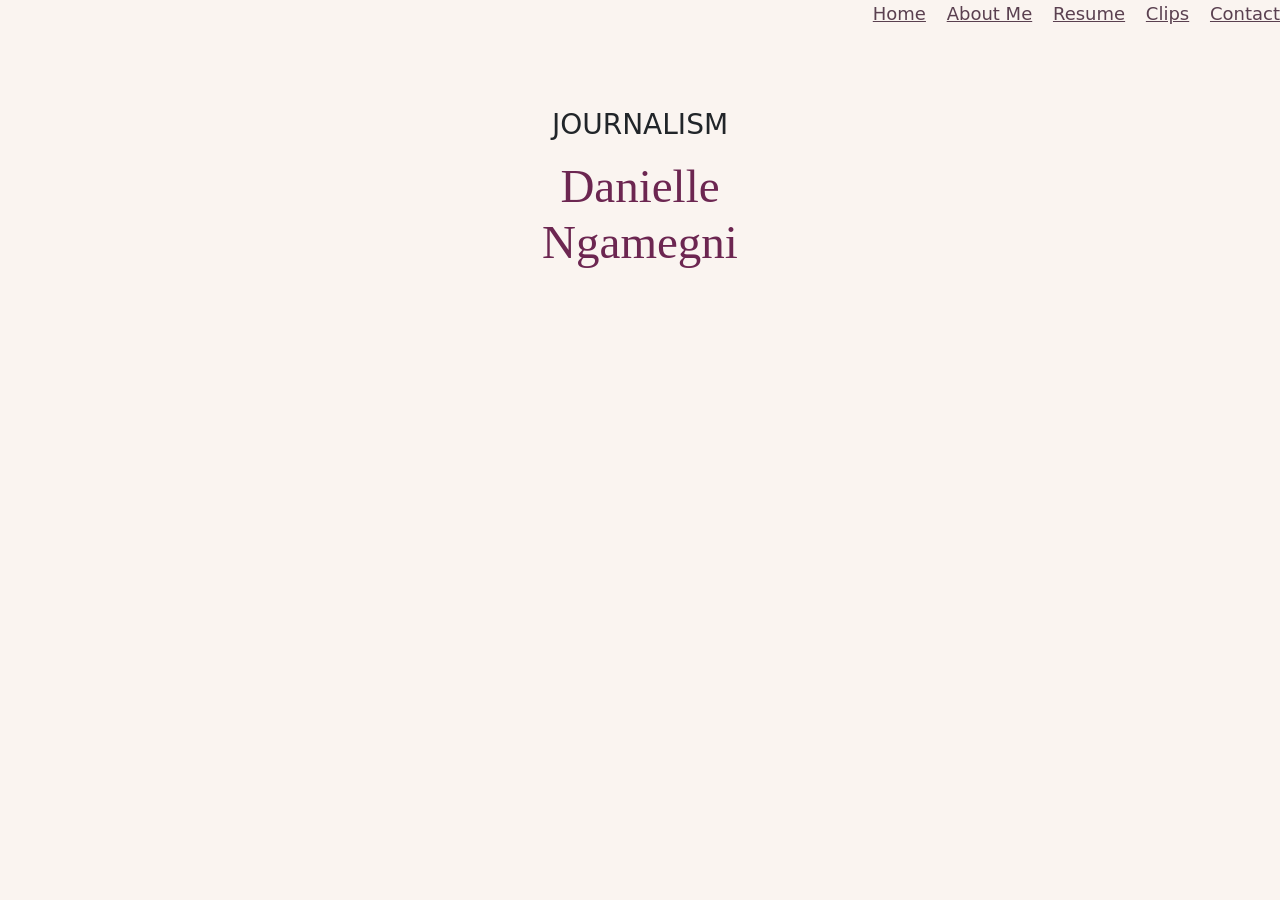
<file: index.html>
<!DOCTYPE html>
<html lang="en">

<head>
    <meta charset="UTF-8">
    <meta name="viewport" content="width=device-width, initial-scale=1.0">
    <title>Danielle Ngamegni</title>
    <meta name="description" content="Danielle Ngamegni's Portfolio">
    <link href="https://cdn.jsdelivr.net/npm/bootstrap@5.3.8/dist/css/bootstrap.min.css" rel="stylesheet"
        integrity="sha384-sRIl4kxILFvY47J16cr9ZwB07vP4J8+LH7qKQnuqkuIAvNWLzeN8tE5YBujZqJLB" crossorigin="anonymous">

    <link rel="stylesheet" href="site/css/style.css">
    <script src="https://cdn.jsdelivr.net/npm/@popperjs/core@2.11.8/dist/umd/popper.min.js"
        integrity="sha384-I7E8VVD/ismYTF4hNIPjVp/Zjvgyol6VFvRkX/vR+Vc4jQkC+hVqc2pM8ODewa9r"
        crossorigin="anonymous"></script>
    <script src="https://cdn.jsdelivr.net/npm/bootstrap@5.3.8/dist/js/bootstrap.min.js"
        integrity="sha384-G/EV+4j2dNv+tEPo3++6LCgdCROaejBqfUeNjuKAiuXbjrxilcCdDz6ZAVfHWe1Y"
        crossorigin="anonymous"></script>
</head>

<body>

    <div class="row justify-content-end">
        <div class="col-12 col-md-8 text-md-end">
            <nav>
                <a href="#">Home</a>
                <a href="/about-me/">About Me</a>
                <a href="/resume/">Resume</a>
                <a href="/clips/">Clips</a>
                <a href="/contact/">Contact</a>
            </nav>
        </div>
        </div>
        <div class="container-fluid">
            <div class="container">
                <div class="container">
                    <div class="row">



                    </div>
                    <div class="row align-items-center justify-content-center">
                        <div class="col-12"></div>
                        <div class="col-12 col-md-7 text-center">
                            <br>
                            <br>
                            <br>
                            <h3><p>JOURNALISM</p></h3>
                            <h1>Danielle<br>Ngamegni</h1>
                        </div>
                        </div>
                        </div>
                        </div>
                        </div>




</body>

</html>
</file>
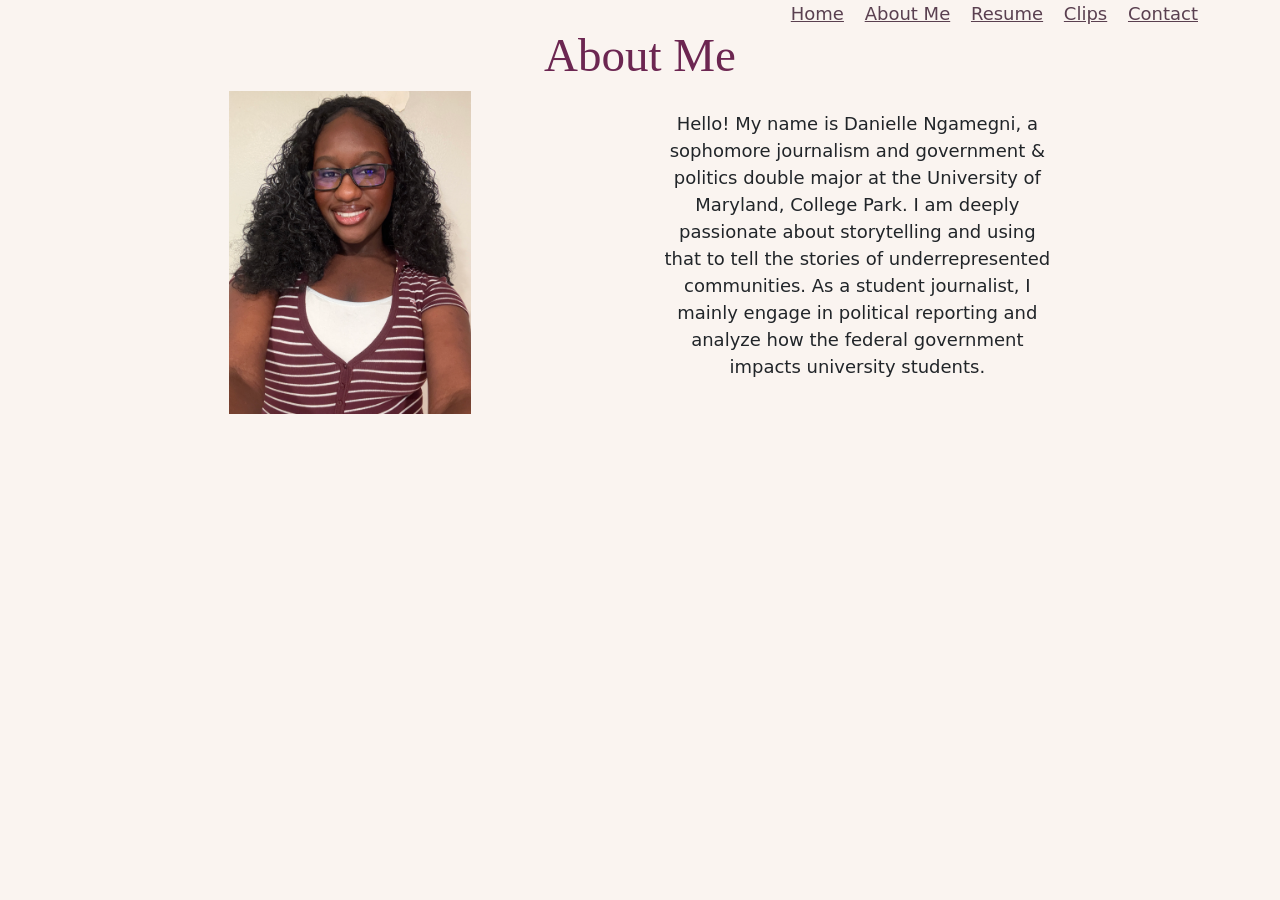
<file: about-me/index.html>
<!DOCTYPE html>
<html lang="en">

<head>
    <meta charset="UTF-8">
    <meta name="viewport" content="width=device-width, initial-scale=1.0">
    <title>Danielle Ngamegni</title>
    <meta name="description" content="Danielle Ngamegni's Portfolio">
    <link href="https://cdn.jsdelivr.net/npm/bootstrap@5.3.8/dist/css/bootstrap.min.css" rel="stylesheet"
        integrity="sha384-sRIl4kxILFvY47J16cr9ZwB07vP4J8+LH7qKQnuqkuIAvNWLzeN8tE5YBujZqJLB" crossorigin="anonymous">

    <link rel="stylesheet" href="../site/css/style.css">
    <script src="https://cdn.jsdelivr.net/npm/@popperjs/core@2.11.8/dist/umd/popper.min.js"
        integrity="sha384-I7E8VVD/ismYTF4hNIPjVp/Zjvgyol6VFvRkX/vR+Vc4jQkC+hVqc2pM8ODewa9r"
        crossorigin="anonymous"></script>
    <script src="https://cdn.jsdelivr.net/npm/bootstrap@5.3.8/dist/js/bootstrap.min.js"
        integrity="sha384-G/EV+4j2dNv+tEPo3++6LCgdCROaejBqfUeNjuKAiuXbjrxilcCdDz6ZAVfHWe1Y"
        crossorigin="anonymous"></script>
</head>

<body>
     <div class="container">
    <div class="row justify-content-end">
        <div class="col-12 col-md-8 text-md-end">
            <nav>
                <a href="../index.html">Home</a>
                <a href="#">About Me</a>
                <a href="../resume/">Resume</a>
                <a href="../clips/">Clips</a>
                <a href="../contact/">Contact</a>
            </nav>
            </div>
        </div>
    </div>

    <div class="row justify-content-center align-items-center text-center">
        <div class="col-12 col-md-7 col-lg-8 text-center">
            <h1>About Me</h1>

            <section>
                <section class="container-fluid">
                    <div class="row align-items-center justify-content-between g-5">
                        <div class="col-12 col-md-5 col-lg-4 text-center">
                            <img src="../site/img/danielle.jpg" alt="picture of me" class="img-fluid">
                        </div>
                        <div class="col-12 col-md-6 col-lg-6">
                            <p>Hello! My name is Danielle Ngamegni, a sophomore journalism and government & politics double major at the University of Maryland, College Park. I am deeply passionate about storytelling and using that to tell the stories of underrepresented communities. As a student journalist, I mainly engage in political reporting and analyze how the federal government impacts university students. </p>
                
                        </div>

                    </div>
        </section>
        </section>
         </div>
        </div>
</body>

</html>
</file>
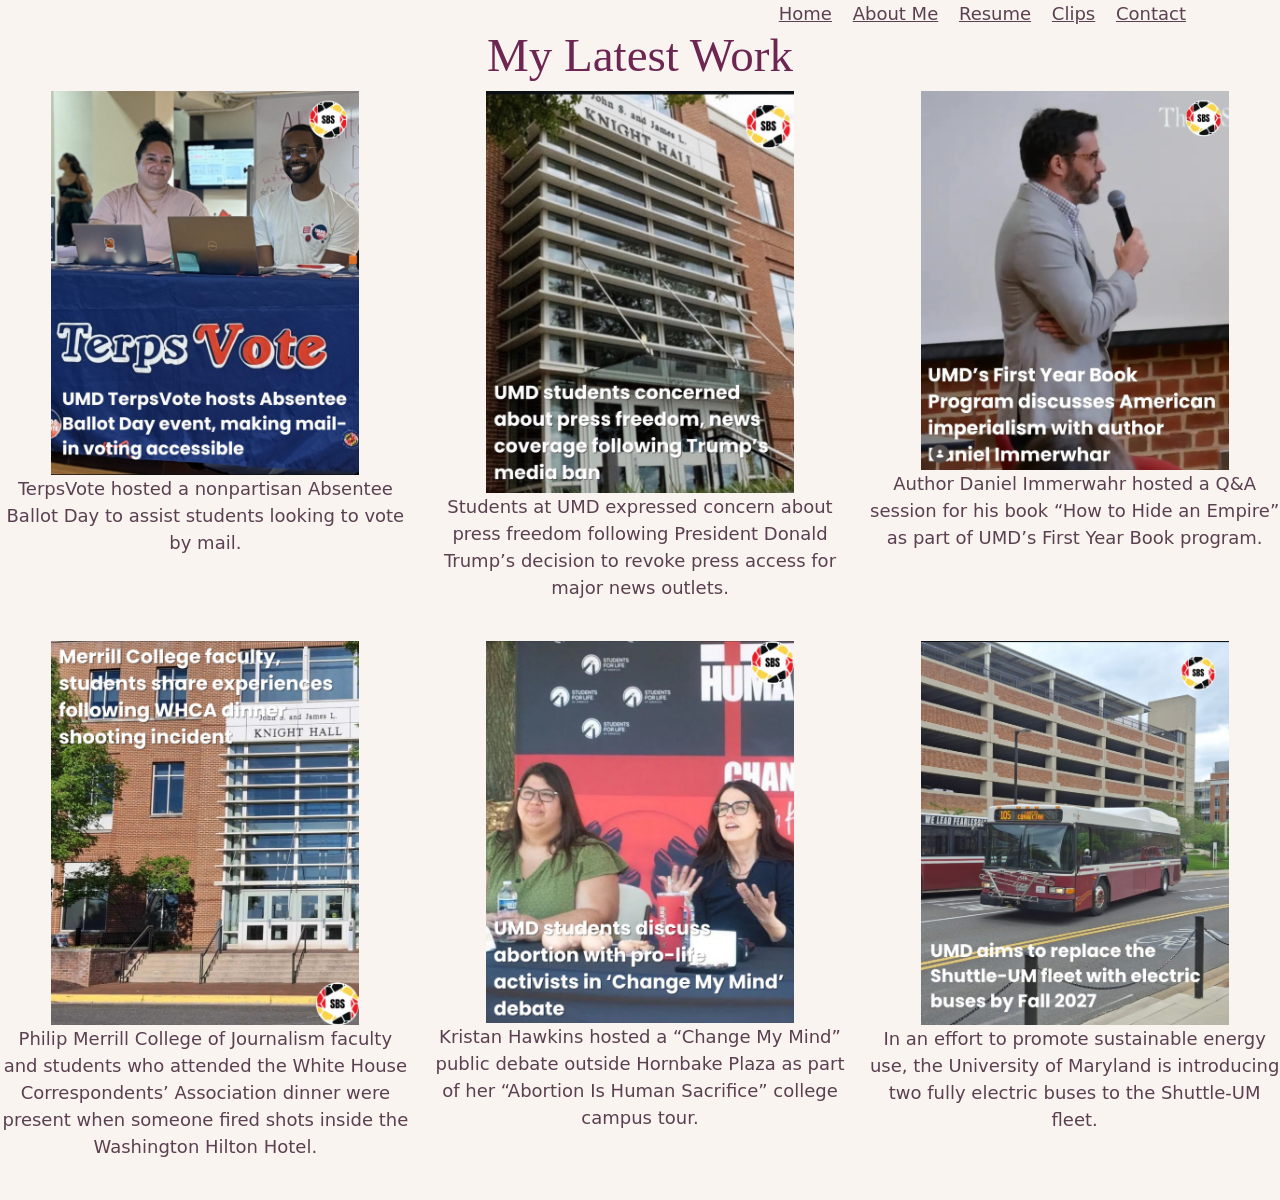
<file: clips/index.html>
<!DOCTYPE html>
<html lang="en">

<head>
    <meta charset="UTF-8">
    <meta name="viewport" content="width=device-width, initial-scale=1.0">
    <title>Danielle Ngamegni</title>
    <meta name="description" content="Danielle Ngamegni's Portfolio">
    <link href="https://cdn.jsdelivr.net/npm/bootstrap@5.3.8/dist/css/bootstrap.min.css" rel="stylesheet" integrity="sha384-sRIl4kxILFvY47J16cr9ZwB07vP4J8+LH7qKQnuqkuIAvNWLzeN8tE5YBujZqJLB" crossorigin="anonymous">

<link rel="stylesheet" href="../site/css/style.css">
<script src="https://cdn.jsdelivr.net/npm/@popperjs/core@2.11.8/dist/umd/popper.min.js" integrity="sha384-I7E8VVD/ismYTF4hNIPjVp/Zjvgyol6VFvRkX/vR+Vc4jQkC+hVqc2pM8ODewa9r" crossorigin="anonymous"></script>
<script src="https://cdn.jsdelivr.net/npm/bootstrap@5.3.8/dist/js/bootstrap.min.js" integrity="sha384-G/EV+4j2dNv+tEPo3++6LCgdCROaejBqfUeNjuKAiuXbjrxilcCdDz6ZAVfHWe1Y" crossorigin="anonymous"></script>
</head>

<body>
                                         <div class="container">
     <header class="container-fluid">
        <div class="row justify-content-end">
            <div class="col-12 col-md-8 text-md-end">
                                    <nav>
                                    <a href="../">Home</a>
                                    <a href="../about-me/">About Me</a>
                                    <a href="../resume/">Resume</a>
                                    <a href="#">Clips</a>
                                    <a href="../contact/">Contact</a>
                                </nav>
                            </div>  
                            </div>
                            </div>
<div class="row justify-content-center align-items-center text-center">
<div class="col-12 col-md-7 col-lg-8 text-center">
<h1>My Latest Work</h1>  
</div>
</div>

<div class="row justify-content-center text-center">
     <div class="col-12 col-md-4 mb-4">
            <img src="../site/img/clipone.jpg" alt="Terps Vote Event" class="img-fluid w-75">
            <p><a href="https://storiesbeneaththeshell.com/2026/10/11/umd-terpsvote-hosts-absentee-ballot-day-event-making-mail-in-voting-accessible/"> TerpsVote hosted a nonpartisan Absentee Ballot Day to assist students looking to vote by mail.</a></p>
        </div>
        <div class="col-12 col-md-4 mb-4">
            <img src="../site/img/cliptwo.jpg" alt="Press Freedom" class="img-fluid w-75">
          <p><a href="https://storiesbeneaththeshell.com/2026/10/05/umd-students-concerned-about-press-freedom-news-coverage-following-trumps-media-ban/"> Students at UMD expressed concern about press freedom following President Donald Trump’s decision to revoke press access for major news outlets.</a></p>
        </div>
         <div class="col-12 col-md-4 mb-4">
            <img src="../site/img/clipthree.jpg" alt="Book event" class="img-fluid w-75">
          <p><a href="https://storiesbeneaththeshell.com/2026/09/21/umds-first-year-book-program-discusses-american-imperialism-with-author-daniel-immerwhar/">Author Daniel Immerwahr hosted a Q&A session for his book “How to Hide an Empire” as part of UMD’s First Year Book program.</a></p>
         </div>
         </div>
          <div class="row justify-content-center text-center">
            <div class="col-12 col-md-4 mb-4">
                 <img src="../site/img/clipfour.jpg" alt="WHCA Shooting" class="img-fluid w-75">
          <p><a href="https://storiesbeneaththeshell.com/2026/05/03/merrill-college-faculty-and-students-reflect-after-experiencing-whca-shooting/">Philip Merrill College of Journalism faculty and students who attended the White House Correspondents’ Association dinner were present when someone fired shots inside the Washington Hilton Hotel.</a></p>
            </div>
    
            <div class="col-12 col-md-4 mb-4">
                <img src="../site/img/clipfive.jpg" alt="Abortion" class="img-fluid w-75">
                <p><a href="https://storiesbeneaththeshell.com/2026/04/17/umd-students-discuss-abortion-with-pro-life-activists-in-change-my-mind-debate/">Kristan Hawkins hosted a “Change My Mind” public debate outside Hornbake Plaza as part of her “Abortion Is Human Sacrifice” college campus tour.</a></p>

          </div>
         <div class="col-12 col-md-4 mb-4">
                <img src="../site/img/clipsix.jpg" alt="Electric Buses" class="img-fluid w-75">
                <p><a href="https://storiesbeneaththeshell.com/2026/04/13/umd-aims-to-replace-the-shuttle-um-fleet-with-electric-buses-by-fall-2027">In an effort to promote sustainable energy use, the University of Maryland is introducing two fully electric buses to the Shuttle-UM fleet.</a></p>

</div>
</div>
</body>
</html>
</file>
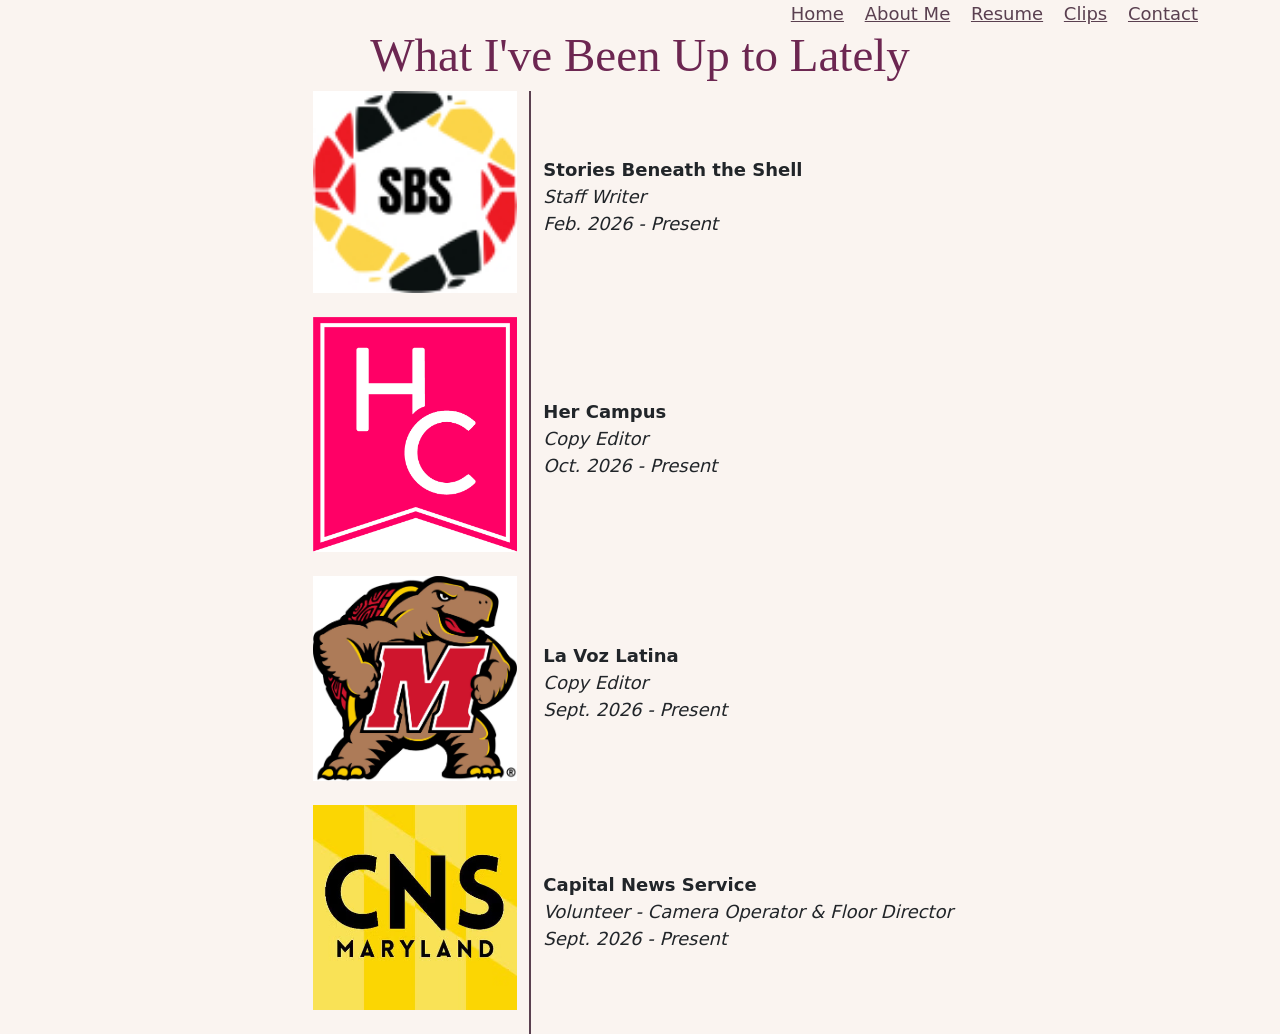
<file: resume/index.html>
<!DOCTYPE html>
<html lang="en">

<head>
    <meta charset="UTF-8">
    <meta name="viewport" content="width=device-width, initial-scale=1.0">
    <title>Danielle Ngamegni</title>
    <meta name="description" content="Danielle Ngamegni's Portfolio">
    <link href="https://cdn.jsdelivr.net/npm/bootstrap@5.3.8/dist/css/bootstrap.min.css" rel="stylesheet"
        integrity="sha384-sRIl4kxILFvY47J16cr9ZwB07vP4J8+LH7qKQnuqkuIAvNWLzeN8tE5YBujZqJLB" crossorigin="anonymous">

    <link rel="stylesheet" href="../site/css/style.css">
    <script src="https://cdn.jsdelivr.net/npm/@popperjs/core@2.11.8/dist/umd/popper.min.js"
        integrity="sha384-I7E8VVD/ismYTF4hNIPjVp/Zjvgyol6VFvRkX/vR+Vc4jQkC+hVqc2pM8ODewa9r"
        crossorigin="anonymous"></script>
    <script src="https://cdn.jsdelivr.net/npm/bootstrap@5.3.8/dist/js/bootstrap.min.js"
        integrity="sha384-G/EV+4j2dNv+tEPo3++6LCgdCROaejBqfUeNjuKAiuXbjrxilcCdDz6ZAVfHWe1Y"
        crossorigin="anonymous"></script>
</head>

<body>
        <div class="container">
    <div class="row justify-content-end">
        <div class="col-12 col-md-8 text-md-end">
            <nav>
                <a href="../index.html">Home</a>
                <a href="../about-me/">About Me</a>
                <a href="#">Resume</a>
                <a href="../clips/">Clips</a>
                <a href="../contact/">Contact</a>
            </nav>
        </div>
        </div>
    </div>
    <div class="row justify-content-center align-items-center text-center">
        <div class="col-12 col-md-8">
            <h1>What I've Been Up to Lately</h1>
        </div>
    </div>
    <div class="row align-items-center justify-content-center text-start">
        <div
            class="col-12 col-md-4 d-flex align-items-center justify-content-md-end justify-content-center timeline-line pb-4">
            <img src="../site/img/croppedsbs.jpg" alt="Stories Beneath the Shell" class="img-fluid w-50">
        </div>
        <div class="col-12 col-md-6 text-start timeline-text">
            <p><strong>Stories Beneath the Shell</strong><br>
                <em>Staff Writer<br></em>
                <em>Feb. 2026 - Present</em></p>
        </div>
        <div
            class="col-12 col-md-4 d-flex align-items-center justify-content-md-end justify-content-center timeline-line pb-4">
            <img src="../site/img/hercampus.jpg" alt="Her Campus" class="img-fluid w-50">
        </div>
        <div class="col-12 col-md-6 text-start timeline-text">
            <p><strong>Her Campus</strong><br>
                <em>Copy Editor<br></em>
                 <em>Oct. 2026 - Present</em></p>
        </div>
        <div
            class="col-12 col-md-4 d-flex align-items-center justify-content-md-end justify-content-center timeline-line pb-4">
            <img src="../site/img/lavozlatina.jpg" alt="La Voz Latina" class="img-fluid w-50">
        </div>
        <div class="col-12 col-md-6 text-start timeline-text">
            <p><strong>La Voz Latina</strong><br>
                <em>Copy Editor<br></em>
                <em>Sept. 2026 - Present</em></p>
        </div>
        <div
            class="col-12 col-md-4 d-flex align-items-center justify-content-md-end justify-content-center timeline-line pb-4">
            <img src="../site/img/cnslogo.jpg" alt="Capital News Service" class="img-fluid w-50">
        </div>
        <div class="col-12 col-md-6 text-start timeline-text">
            <p><strong>Capital News Service</strong><br>
                <em>Volunteer - Camera Operator & Floor Director<br></em>
                  <em>Sept. 2026 - Present</em></p>
        </div>
    </div>
    


</body>

</html>
</file>
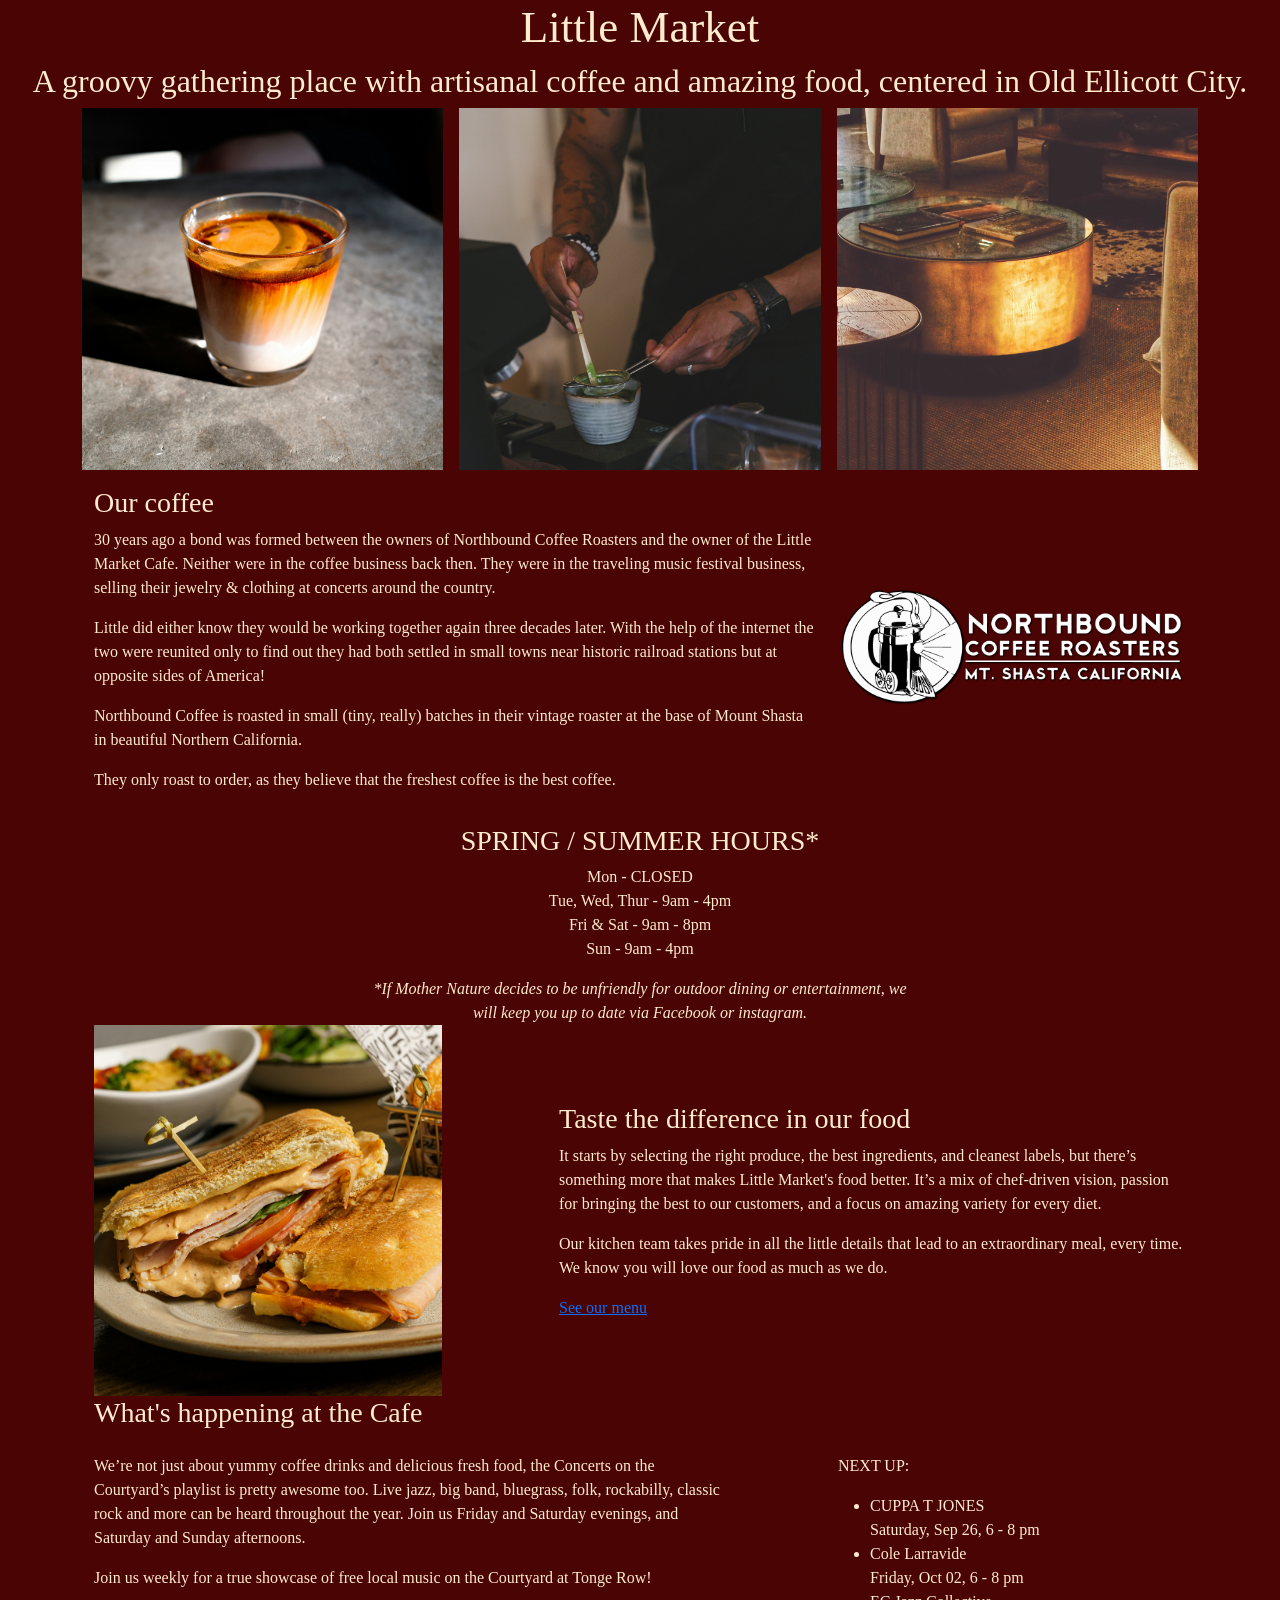
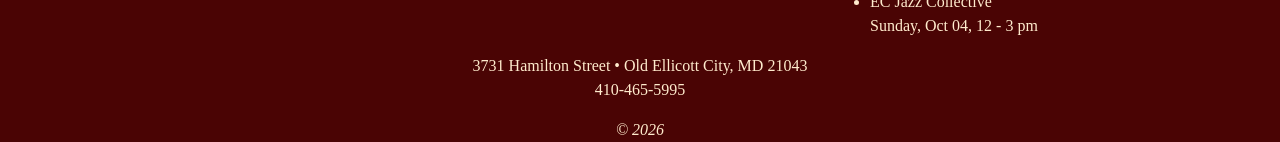
<file: projects/business-page/index.html>
<!DOCTYPE html>
<html lang="en">

<head>
    <meta charset="UTF-8">
    <meta name="viewport" content="width=device-width, initial-scale=1.0">
    <title>Document</title>
    <meta name="description" content="">
    <link href="https://cdn.jsdelivr.net/npm/bootstrap@5.3.8/dist/css/bootstrap.min.css" rel="stylesheet"
        integrity="sha384-sRIl4kxILFvY47J16cr9ZwB07vP4J8+LH7qKQnuqkuIAvNWLzeN8tE5YBujZqJLB" crossorigin="anonymous">

    <link rel="stylesheet" href="css/style.css">
    <script src="https://cdn.jsdelivr.net/npm/@popperjs/core@2.11.8/dist/umd/popper.min.js"
        integrity="sha384-I7E8VVD/ismYTF4hNIPjVp/Zjvgyol6VFvRkX/vR+Vc4jQkC+hVqc2pM8ODewa9r"
        crossorigin="anonymous"></script>
    <script src="https://cdn.jsdelivr.net/npm/bootstrap@5.3.8/dist/js/bootstrap.min.js"
        integrity="sha384-G/EV+4j2dNv+tEPo3++6LCgdCROaejBqfUeNjuKAiuXbjrxilcCdDz6ZAVfHWe1Y"
        crossorigin="anonymous"></script>
</head>


<body>
    <section>
        <div class="footer-content-block text-center">
            <h1>Little Market</h1>
            <h2>A groovy gathering place with artisanal coffee and amazing food, centered in Old Ellicott City.</h2>
        </div>
    </section>
    <div class="container">
        <div class="row justify-content-center g-3">
            <div class="col-12 col-md-4">
                <img src="img/coffee-01.jpg" alt="coffee" class="img-fluid">
            </div>
            <div class="col-12 col-md-4">
                <img src="img/matcha-01.jpg" alt="man standing" class="img-fluid">
            </div>
            <div class="col-12 col-md-4">
                <img src="img/interior-01.jpg" alt="egg on toast" class="img-fluid">
            </div>

            <section class="logo-section">
                <div class="container">
                    <div class="row align-items-center justify-content-center">
                        <div class="col-12 col-md-7 col-lg-8">
                            <h3>Our coffee</h3>

                            <p>30 years ago a bond was formed between the owners of <strong>Northbound Coffee Roasters</strong> and the owner of the Little Market Cafe. Neither were in the coffee business back then. They were in the traveling music festival business, selling their jewelry & clothing at concerts around the country.</p>
                            <p>Little did either know they would be working together again three decades later. With the help of the internet the two were reunited only to find out they had both settled in small towns near historic railroad stations but at opposite sides of America!</p>
                            <p>Northbound Coffee is roasted in small (tiny, really) batches in their vintage roaster at the base of Mount Shasta in beautiful Northern California.</p>
                            <p>They only roast to order, as they believe that the freshest coffee is the best coffee.</p>
                        </div>

                        <div class="col-12 col-md-5 col-lg-4 text-center">
                            <img src="img/northbound.png" alt=" northbound logo" class="img-fluid">
                        </div>
            </section>

            <section>
                <section class="container-fluid">
                    <div class="row justify-content-center align-items-center summer-hours">
                        <div class="col-12 col-md-6 text-center">

                            <h3>SPRING / SUMMER HOURS*</h3>
                            <section>
                                <div class="footer-content-block text-center">
                                    <p><b>Mon</b> - CLOSED
                                        <br><b>Tue, Wed, Thur </b>- 9am - 4pm
                                        <br><b>Fri & Sat </b>- 9am - 8pm
                                        <br><b>Sun</b> - 9am - 4pm
                                    </p>
                                </div>
                                </p>
                                <em>*If Mother Nature decides to be unfriendly for outdoor dining or entertainment, we
                                    will keep you up to date via Facebook or instagram. </em>
                        </div>
                </section>
                <section>
                    <section class="container-fluid">
                        <div class="row align-items-center justify-content-between" g-5>
                            <div class="col-12 col-md-5 col-lg-4 text-center">
                                <img src="img/food-02.jpg" alt="sandwich" class="img-fluid">
                            </div>
                            <div class="col-12 col-md-7 col-lg-7">
                                <h3>Taste the difference in our food</h3>
                                <p>It starts by selecting the right produce, the best ingredients, and cleanest labels,
                                    but there’s something more that makes Little Market's food better. It’s a mix of chef-driven vision, passion for bringing the best to our customers, and a focus on amazing variety for every diet.
                                </p>
                                <p>Our kitchen team takes pride in all the little details that lead to an extraordinary meal, every time. We know you will love our food as much as we do.</p>

                                <a href="#">See our menu</a>
                            </div>
                    </section>

                    <section class="container-fluid">
                        <div class="row justify-content-between">
                            <div class="col-12 mb-3">
                                <h3>What's happening at the Cafe</h3>
                            </div>

                            <div class="col-12 col-md-7">
                                <p>We’re not just about yummy coffee drinks and delicious fresh food, the Concerts on the Courtyard’s playlist is pretty awesome too. Live jazz, big band, bluegrass, folk, rockabilly, classic rock and more can be heard throughout the year. Join us Friday and Saturday evenings, and Saturday and Sunday afternoons.</p>
                                <p>Join us weekly for a true showcase of free local music on the Courtyard at Tonge Row!</p>
                            </div>
                            <div class="col-12 col-md-4">
                                <p>NEXT UP:</p>
                                <ul>
                                    <li> <strong>CUPPA T JONES</strong><br>
                                        Saturday, Sep 26, 6 - 8 pm </li>
                                    <li><strong>Cole Larravide</strong><br> Friday, Oct 02, 6 - 8 pm </li>
                                    <li><strong>EC Jazz Collective</strong><br> Sunday, Oct 04, 12 - 3 pm </li>
                                </ul>
                            </div>

                        </div>
                    </section>
                    <section>
                        <div class="footer-content-block text-center">
                            <p>3731 Hamilton Street • Old Ellicott City, MD 21043 <br>410-465-5995</p>
                            <em>© 2026</em>
                        </div>
                    </section>

</body>

</html>
</file>
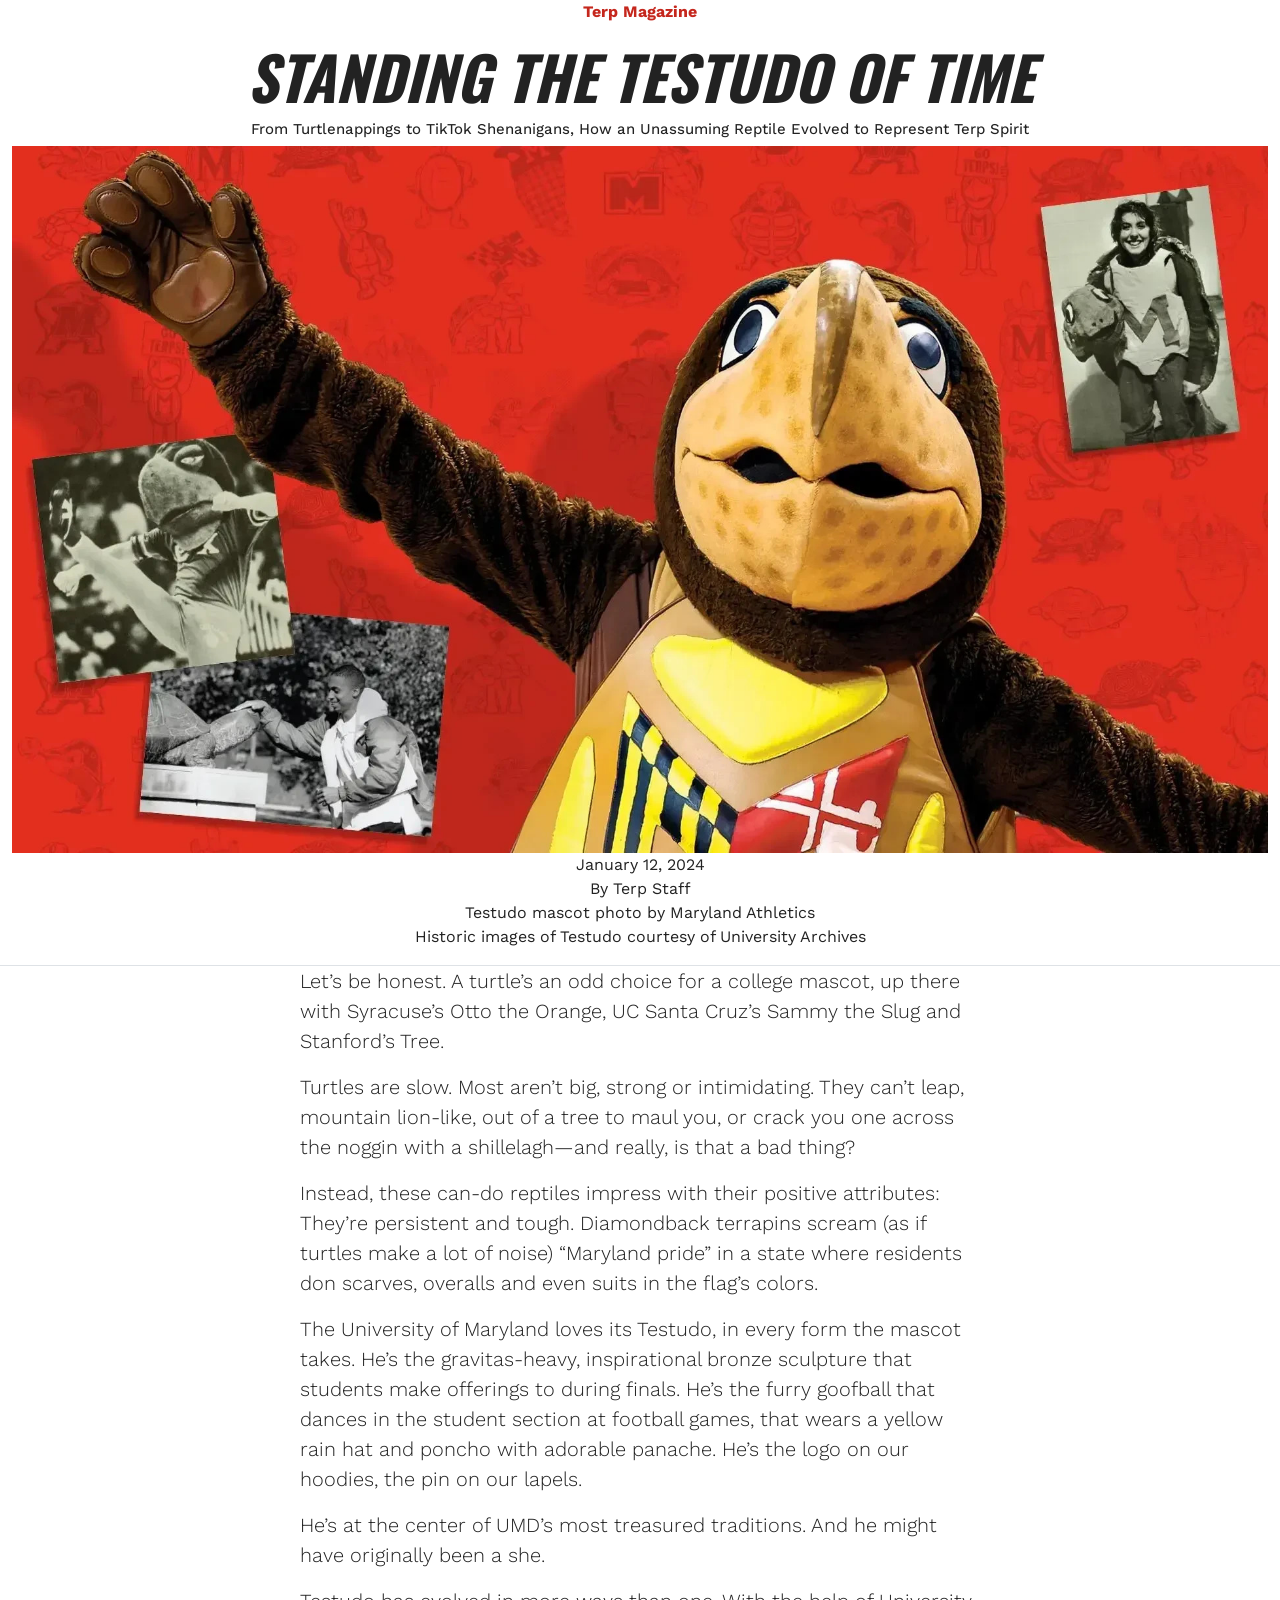
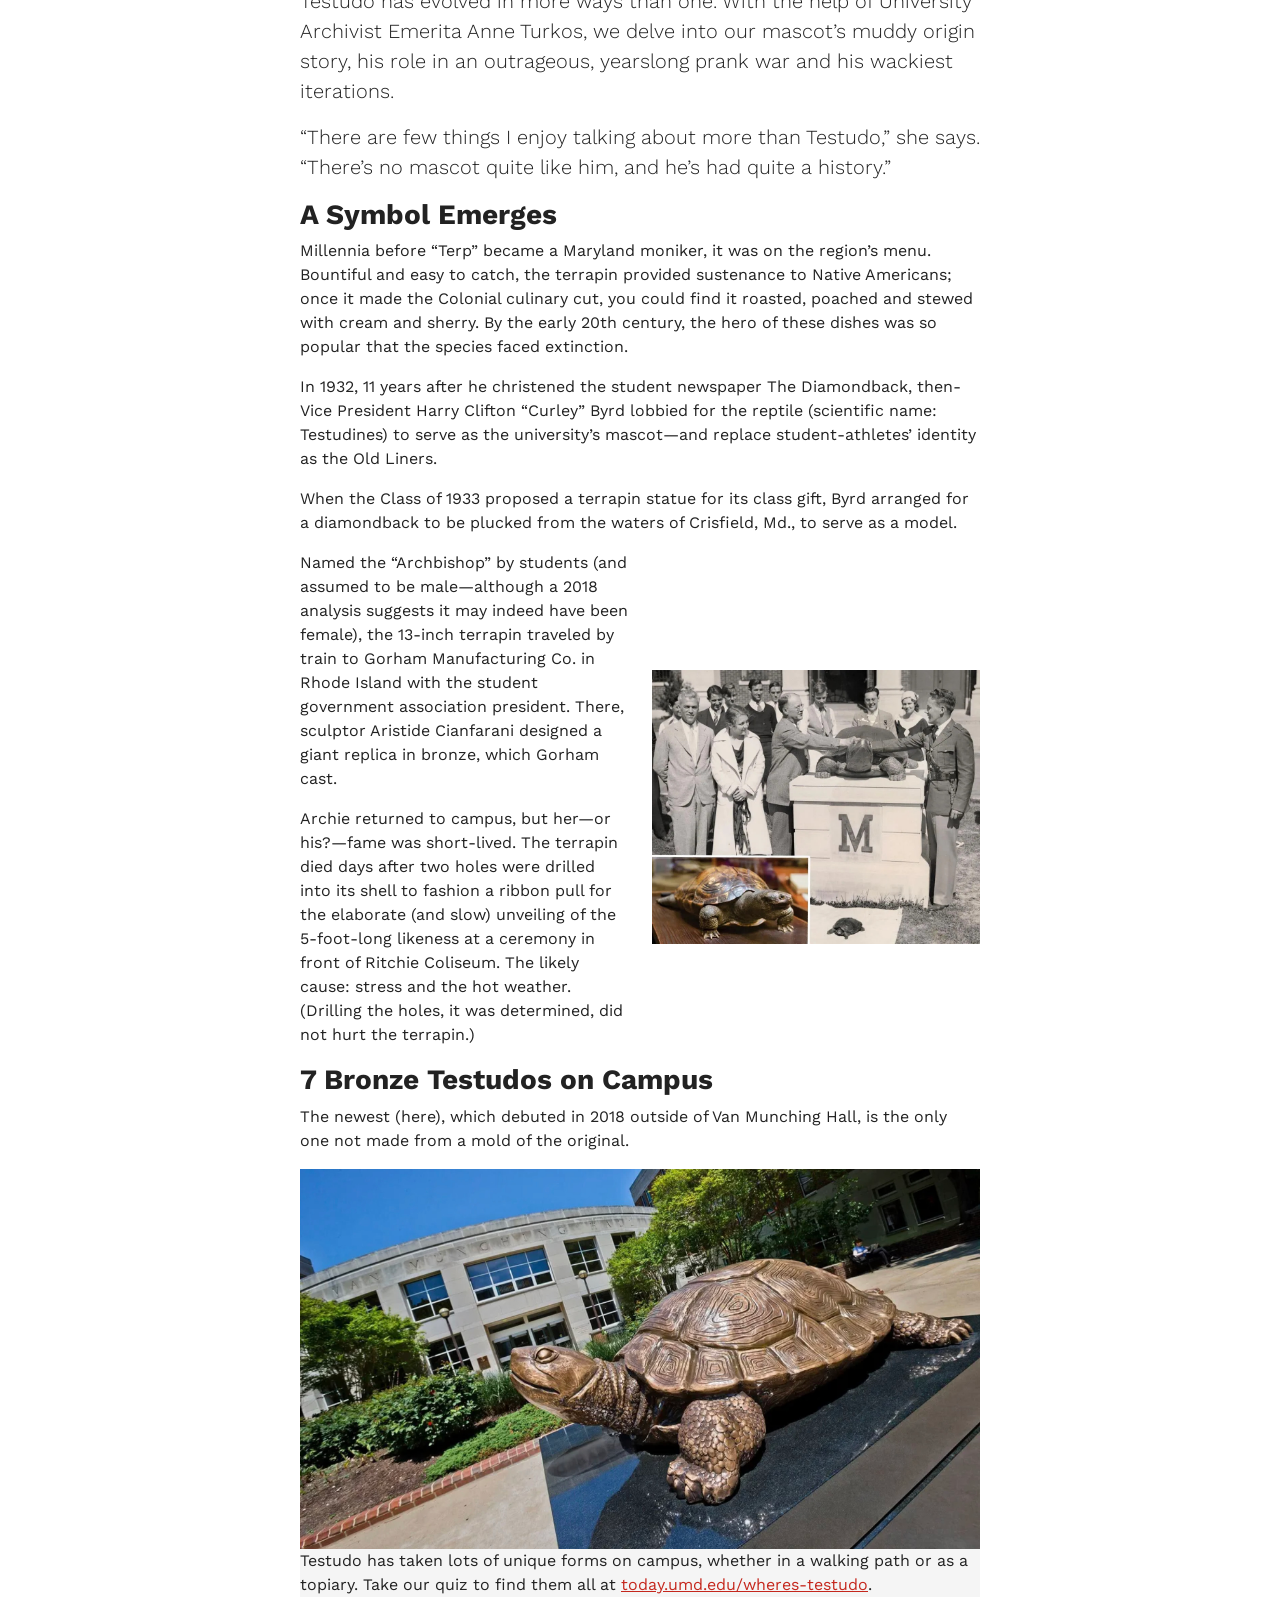
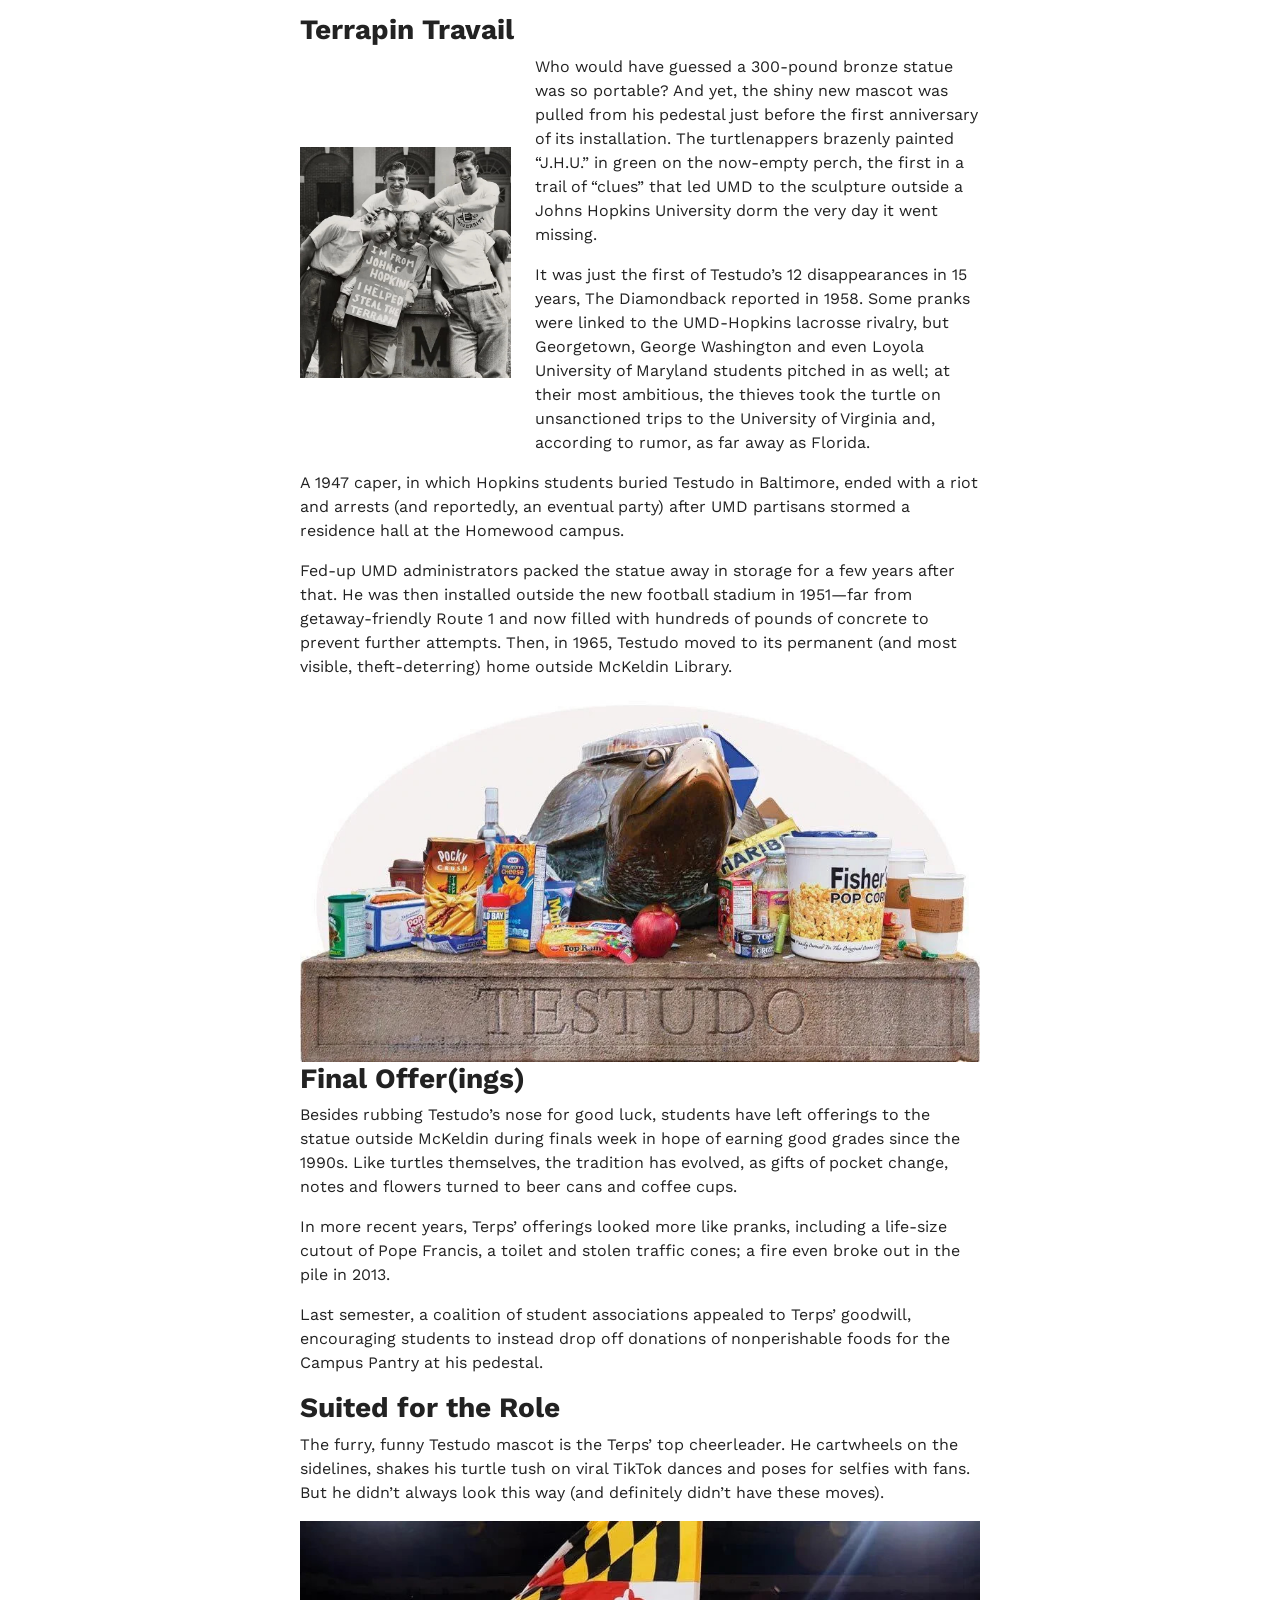
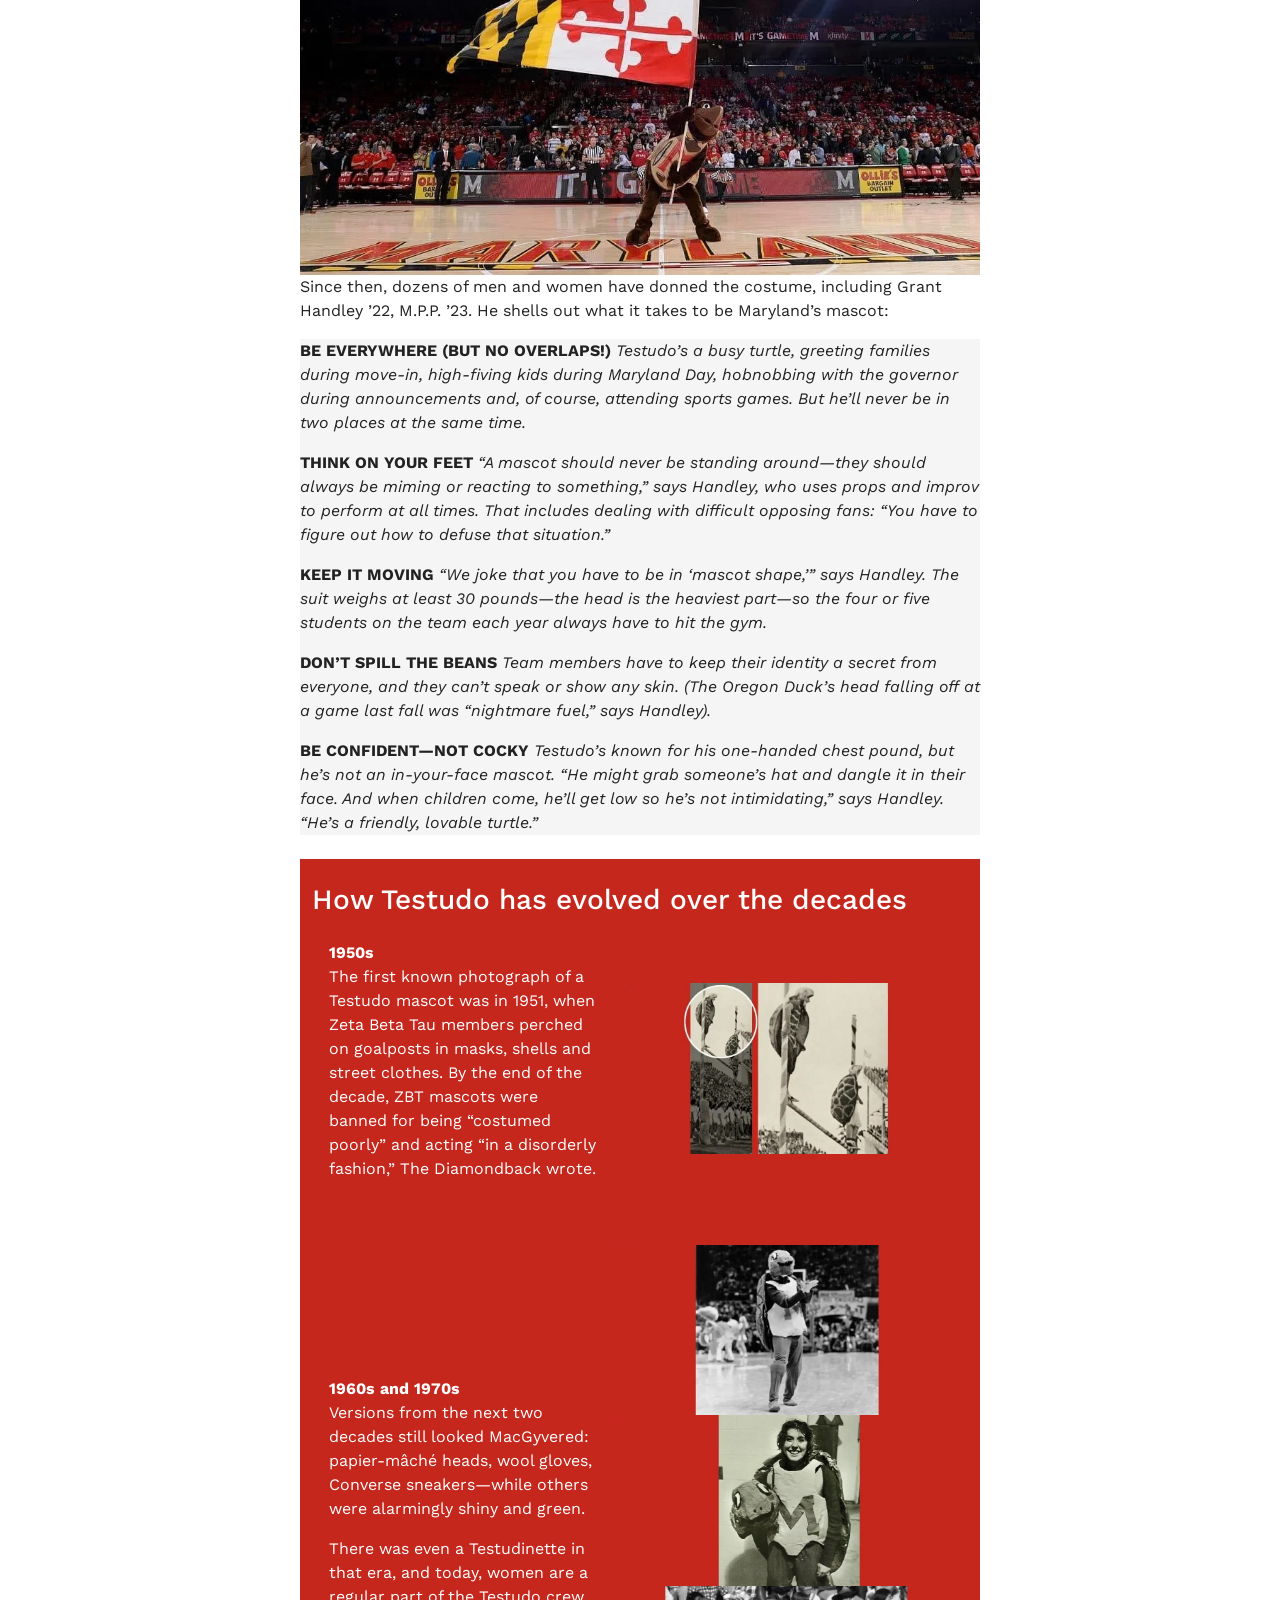
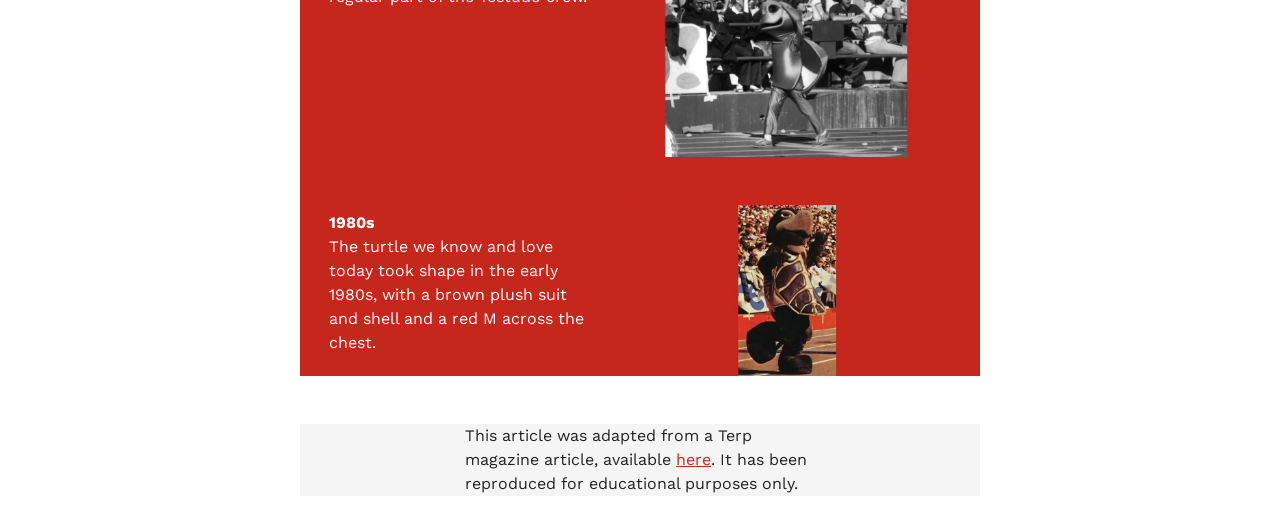
<file: projects/midterm-terps/index.html>
<!DOCTYPE html>
<html lang="en">

<head>
    <meta charset="UTF-8">
    <meta name="viewport" content="width=device-width, initial-scale=1.0">
    <title>Document</title>
    <meta name="description" content="">
    <link href="https://cdn.jsdelivr.net/npm/bootstrap@5.3.8/dist/css/bootstrap.min.css" rel="stylesheet" integrity="sha384-sRIl4kxILFvY47J16cr9ZwB07vP4J8+LH7qKQnuqkuIAvNWLzeN8tE5YBujZqJLB" crossorigin="anonymous">
    <link rel="preconnect" href="https://fonts.googleapis.com">
<link rel="preconnect" href="https://fonts.gstatic.com" crossorigin>
<link href="https://fonts.googleapis.com/css2?family=Oswald:wght@200..700&display=swap" rel="stylesheet">
<link rel="preconnect" href="https://fonts.googleapis.com">
<link rel="preconnect" href="https://fonts.gstatic.com" crossorigin>
<link href="https://fonts.googleapis.com/css2?family=Oswald:wght@200..700&family=Work+Sans:ital,wght@0,100..900;1,100..900&display=swap" rel="stylesheet">
<link rel="stylesheet" href="css/style.css">
<script src="https://cdn.jsdelivr.net/npm/@popperjs/core@2.11.8/dist/umd/popper.min.js" integrity="sha384-I7E8VVD/ismYTF4hNIPjVp/Zjvgyol6VFvRkX/vR+Vc4jQkC+hVqc2pM8ODewa9r" crossorigin="anonymous"></script>
<script src="https://cdn.jsdelivr.net/npm/bootstrap@5.3.8/dist/js/bootstrap.min.js" integrity="sha384-G/EV+4j2dNv+tEPo3++6LCgdCROaejBqfUeNjuKAiuXbjrxilcCdDz6ZAVfHWe1Y" crossorigin="anonymous"></script>

</head>

<body>
    <header class="container-fluid text-center border-bottom">
        <div class="overline">
            <p><strong>Terp Magazine</strong></p>
        </div>

        <h1><strong><em>STANDING THE TESTUDO OF TIME</em></strong></h1>

<h2>From Turtlenappings to TikTok Shenanigans, How an Unassuming Reptile Evolved to Represent Terp Spirit</h2>
</div>


<img src="img/testudohero.jpg"
    alt="The Testudo mascot spreads his arms wide against a red background, surrounded by vintage photos of earlier Testudo costumes" class="img-fluid w-100">

<div class="byline">
            <p>January 12, 2024<br>
                By Terp Staff<br>
                Testudo mascot photo by Maryland Athletics<br>
                Historic images of Testudo courtesy of University Archives</p>
        </div>
    </header>
 <main>
    <div class="container">
        <section class="lead">
            <p>Let’s be honest. A turtle’s an odd choice for a college mascot, up there with Syracuse’s Otto the Orange, UC Santa
    Cruz’s Sammy the Slug and Stanford’s Tree.</p>

<p>Turtles are slow. Most aren’t big, strong or intimidating. They can’t leap, mountain lion-like, out of a tree to maul
    you, or crack you one across the noggin with a shillelagh—and really, is that a bad thing?</p>

<p>Instead, these can-do reptiles impress with their positive attributes: They’re persistent and tough. Diamondback
    terrapins scream (as if turtles make a lot of noise) “Maryland pride” in a state where residents don scarves,
    overalls and even suits in the flag’s colors.</p>

<p>The University of Maryland loves its Testudo, in every form the mascot takes. He’s the gravitas-heavy, inspirational
    bronze sculpture that students make offerings to during finals. He’s the furry goofball that dances in the student
    section at football games, that wears a yellow rain hat and poncho with adorable panache. He’s the logo on our
    hoodies, the pin on our lapels.</p>

<p>He’s at the center of UMD’s most treasured traditions. And he might have originally been a she.</p>

<p>Testudo has evolved in more ways than one. With the help of University Archivist Emerita Anne Turkos, we delve into
    our mascot’s muddy origin story, his role in an outrageous, yearslong prank war and his wackiest iterations.</p>

<p>“There are few things I enjoy talking about more than Testudo,” she says. “There’s no mascot quite like him, and he’s
    had quite a history.”</p>
</section>

  <section>
    <h3><strong>A Symbol Emerges</strong></h3>

<p>Millennia before “Terp” became a Maryland moniker, it was on the region’s menu. Bountiful and easy to catch, the
    terrapin provided sustenance to Native Americans; once it made the Colonial culinary cut, you could find it roasted,
    poached and stewed with cream and sherry. By the early 20th century, the hero of these dishes was so popular that
    the species faced extinction.</p>

<p>In 1932, 11 years after he christened the student newspaper The Diamondback, then-Vice President Harry Clifton
    “Curley” Byrd lobbied for the reptile (scientific name: Testudines) to serve as the university’s mascot—and replace
    student-athletes’ identity as the Old Liners.</p>

<p>When the Class of 1933 proposed a terrapin statue for its class gift, Byrd arranged for a diamondback to be plucked
    from the waters of Crisfield, Md., to serve as a model.</p>
    <div class="row align-items-center">
        <div class="col-md-6">
        <p>Named the “Archbishop” by students (and assumed to be male—although a 2018 analysis suggests it may indeed have been
    female), the 13-inch terrapin traveled by train to Gorham Manufacturing Co. in Rhode Island with the student
    government association president. There, sculptor Aristide Cianfarani designed a giant replica in bronze, which
    Gorham cast.</p>

<p>Archie returned to campus, but her—or his?—fame was short-lived. The terrapin died days after two holes were drilled
    into its shell to fashion a ribbon pull for the elaborate (and slow) unveiling of the 5-foot-long likeness at a
    ceremony in front of Ritchie Coliseum. The likely cause: stress and the hot weather. (Drilling the holes, it was
    determined, did not hurt the terrapin.)</p>
    </div>
<div class="col-md-6">
<img src="img/taxidermy.jpg"
    alt="Black-and-white photo of two men shaking hands above the new bronze terrapin statue as a crowd watches, with an inset of the preserved diamondback terrapin that served as its model" class="img-fluid">
    </div>
    </div>
  </section>

  <section>

    <h3><strong>7 Bronze Testudos on Campus</strong></h3>

<p>The newest (here), which debuted in 2018 outside of Van Munching Hall, is the only one not made from a mold of the
    original.</p>

<img src="img/bronze.jpg" alt="Bronze Testudo statue on a dark stone pedestal outside Van Munching Hall" class="img-fluid">

<div class="box">
<p>Testudo has taken lots of unique forms on campus, whether in a walking path or as a topiary. Take our quiz to find
    them all at <a href="https://today.umd.edu/wheres-testudo">today.umd.edu/wheres-testudo</a>.</p>
    </div>
  </section>

  <section>
    <h3><strong>Terrapin Travail</strong></h3>

<div class="row align-items-center">
     <div class="col-md-4">
    <img src="img/hopkins.jpg" alt="Five students pose with a sign that reads “I’m from Johns Hopkins, I helped steal the terrapin”" class="img-fluid">
</div>
 <div class="col-md-8">
<p>Who would have guessed a 300-pound bronze statue was so portable? And yet, the shiny new mascot was pulled from his
    pedestal just before the first anniversary of its installation. The turtlenappers brazenly painted “J.H.U.” in green
    on the now-empty perch, the first in a trail of “clues” that led UMD to the sculpture outside a Johns Hopkins
    University dorm the very day it went missing.</p>

<p>It was just the first of Testudo’s 12 disappearances in 15 years, The Diamondback reported in 1958. Some pranks were
    linked to the UMD-Hopkins lacrosse rivalry, but Georgetown, George Washington and even Loyola University of Maryland
    students pitched in as well; at their most ambitious, the thieves took the turtle on unsanctioned trips to the
    University of Virginia and, according to rumor, as far away as Florida.</p>
</div>
</div>

<p>A 1947 caper, in which Hopkins students buried Testudo in Baltimore, ended with a riot and arrests (and reportedly,
    an eventual party) after UMD partisans stormed a residence hall at the Homewood campus.</p>

<p>Fed-up UMD administrators packed the statue away in storage for a few years after that. He was then installed outside
    the new football stadium in 1951—far from getaway-friendly Route 1 and now filled with hundreds of pounds of
    concrete to prevent further attempts. Then, in 1965, Testudo moved to its permanent (and most visible,
    theft-deterring) home outside McKeldin Library.</p>
</section>

<section>
<img src="img/offerings.jpg"
    alt="The Testudo statue outside McKeldin Library piled with finals-week offerings, including snacks, a popcorn tin, drinks and coffee cups"  class="img-fluid">

    <h3><strong>Final Offer(ings)</strong></h3>

<p>Besides rubbing Testudo’s nose for good luck, students have left offerings to the statue outside McKeldin during
    finals week in hope of earning good grades since the 1990s. Like turtles themselves, the tradition has evolved, as
    gifts of pocket change, notes and flowers turned to beer cans and coffee cups.</p>

<p>In more recent years, Terps’ offerings looked more like pranks, including a life-size cutout of Pope Francis, a
    toilet and stolen traffic cones; a fire even broke out in the pile in 2013.</p>

<p>Last semester, a coalition of student associations appealed to Terps’ goodwill, encouraging students to instead drop
    off donations of nonperishable foods for the Campus Pantry at his pedestal.</p>
</section>


<section>
<h3><strong>Suited for the Role</strong></h3>

<p>The furry, funny Testudo mascot is the Terps’ top cheerleader. He cartwheels on the sidelines, shakes his turtle tush
    on viral TikTok dances and poses for selfies with fans. But he didn’t always look this way (and definitely didn’t
    have these moves).</p>

<img src="img/mascot.jpg" alt="Testudo waves a giant Maryland flag at center court during a basketball game"  class="img-fluid">

<p>Since then, dozens of men and women have donned the costume, including Grant Handley ’22, M.P.P. ’23. He shells out
    what it takes to be Maryland’s mascot:</p>
 <div class="box">
<p><strong>BE EVERYWHERE (BUT NO OVERLAPS!)</strong> <em>Testudo’s a busy turtle, greeting families during move-in,
        high-fiving kids during
        Maryland Day, hobnobbing with the governor during announcements and, of course, attending sports games. But
        he’ll
        never be in two places at the same time.</em></p>

<p><strong>THINK ON YOUR FEET</strong> <em>“A mascot should never be standing around—they should always be miming or
        reacting to something,”
        says Handley, who uses props and improv to perform at all times. That includes dealing with difficult opposing
        fans:
        “You have to figure out how to defuse that situation.”</em></p>

<p><strong>KEEP IT MOVING</strong> <em>“We joke that you have to be in ‘mascot shape,’” says Handley. The suit weighs at
        least 30 pounds—the
        head is the heaviest part—so the four or five students on the team each year always have to hit the gym.</em>
</p>

<p><strong>DON’T SPILL THE BEANS</strong> <em>Team members have to keep their identity a secret from everyone, and they
        can’t speak or show
        any skin. (The Oregon Duck’s head falling off at a game last fall was “nightmare fuel,” says Handley).</em></p>

<p><strong>BE CONFIDENT—NOT COCKY</strong> <em>Testudo’s known for his one-handed chest pound, but he’s not an
        in-your-face mascot. “He might
        grab someone’s hat and dangle it in their face. And when children come, he’ll get low so he’s not intimidating,”
        says Handley. “He’s a friendly, lovable turtle.”</em></p>
        </div>
  </section>
   <div class="timeline">
 <div class="container-fluid my-4">
    <section>
    <br>
  <h3>How Testudo has evolved over the decades</h3>
    </div>
</section>
 
<div class="row align-items-center justify-content-center mb-5">
<div class="col-md-5">
<strong>1950s</strong>

<p>The first known photograph of a Testudo mascot was in 1951, when Zeta Beta Tau members perched on goalposts in masks,
    shells and street clothes. By the end of the decade, ZBT mascots were banned for being “costumed poorly” and acting
    “in a disorderly fashion,” The Diamondback wrote.</p>
</div>
 <div class="col-md-6">
                <img src="img/mascot50s.jpg" alt="1951 photos of Zeta Beta Tau members in turtle masks and shells perched on football goalposts" class="img-fluid">
            </div>
            </div>
 <div class="row align-items-center justify-content-center mb-5">
            <div class="col-md-5">
<strong>1960s and 1970s</strong>

<p>Versions from the next two decades still looked MacGyvered: papier-mâché heads, wool gloves, Converse sneakers—while
    others were alarmingly shiny and green.</p>

<p>There was even a Testudinette in that era, and today, women are a regular part of the Testudo crew.</p>
</div>

              <div class="col-md-6 text-center">
                <img src="img/mascot60s.jpg" alt="Black-and-white photo of a 1960s Testudo mascot with a papier-mâché head walking across a basketball court" class="img-fluid">
                <img src="img/mascot60sf.jpg" alt="A smiling woman wearing a homemade turtle costume with a large M on the front" class="img-fluid">
                <img src="img/mascot70s.jpg" alt="Black-and-white photo of a shiny 1970s turtle mascot costume walking along the sideline" class="img-fluid">
            </div>
            </div>

<div class="row align-items-center justify-content-center mb-5">
   <div class="col-md-5">
<strong>1980s</strong>

<p>The turtle we know and love today took shape in the early 1980s, with a brown plush suit and shell and a red M across
    the chest.</p>
</div>
            <div class="col-md-6 text-center">
                <img src="img/mascot80s.jpg" alt="The 1980s Testudo in a brown plush suit and shell, dancing on the track at a football game" class="img-fluid">
            </div>
        </div>
    </section>
 </div>
<footer>
    <div class="box">
    <div class="container">
        <p>This article was adapted from a Terp magazine article, available <a
        href="https://terp.umd.edu/testudooftime">here</a>. It has been reproduced for educational purposes only.</p>
         </div>
         </div>
</footer>
</body>

</html>
</file>
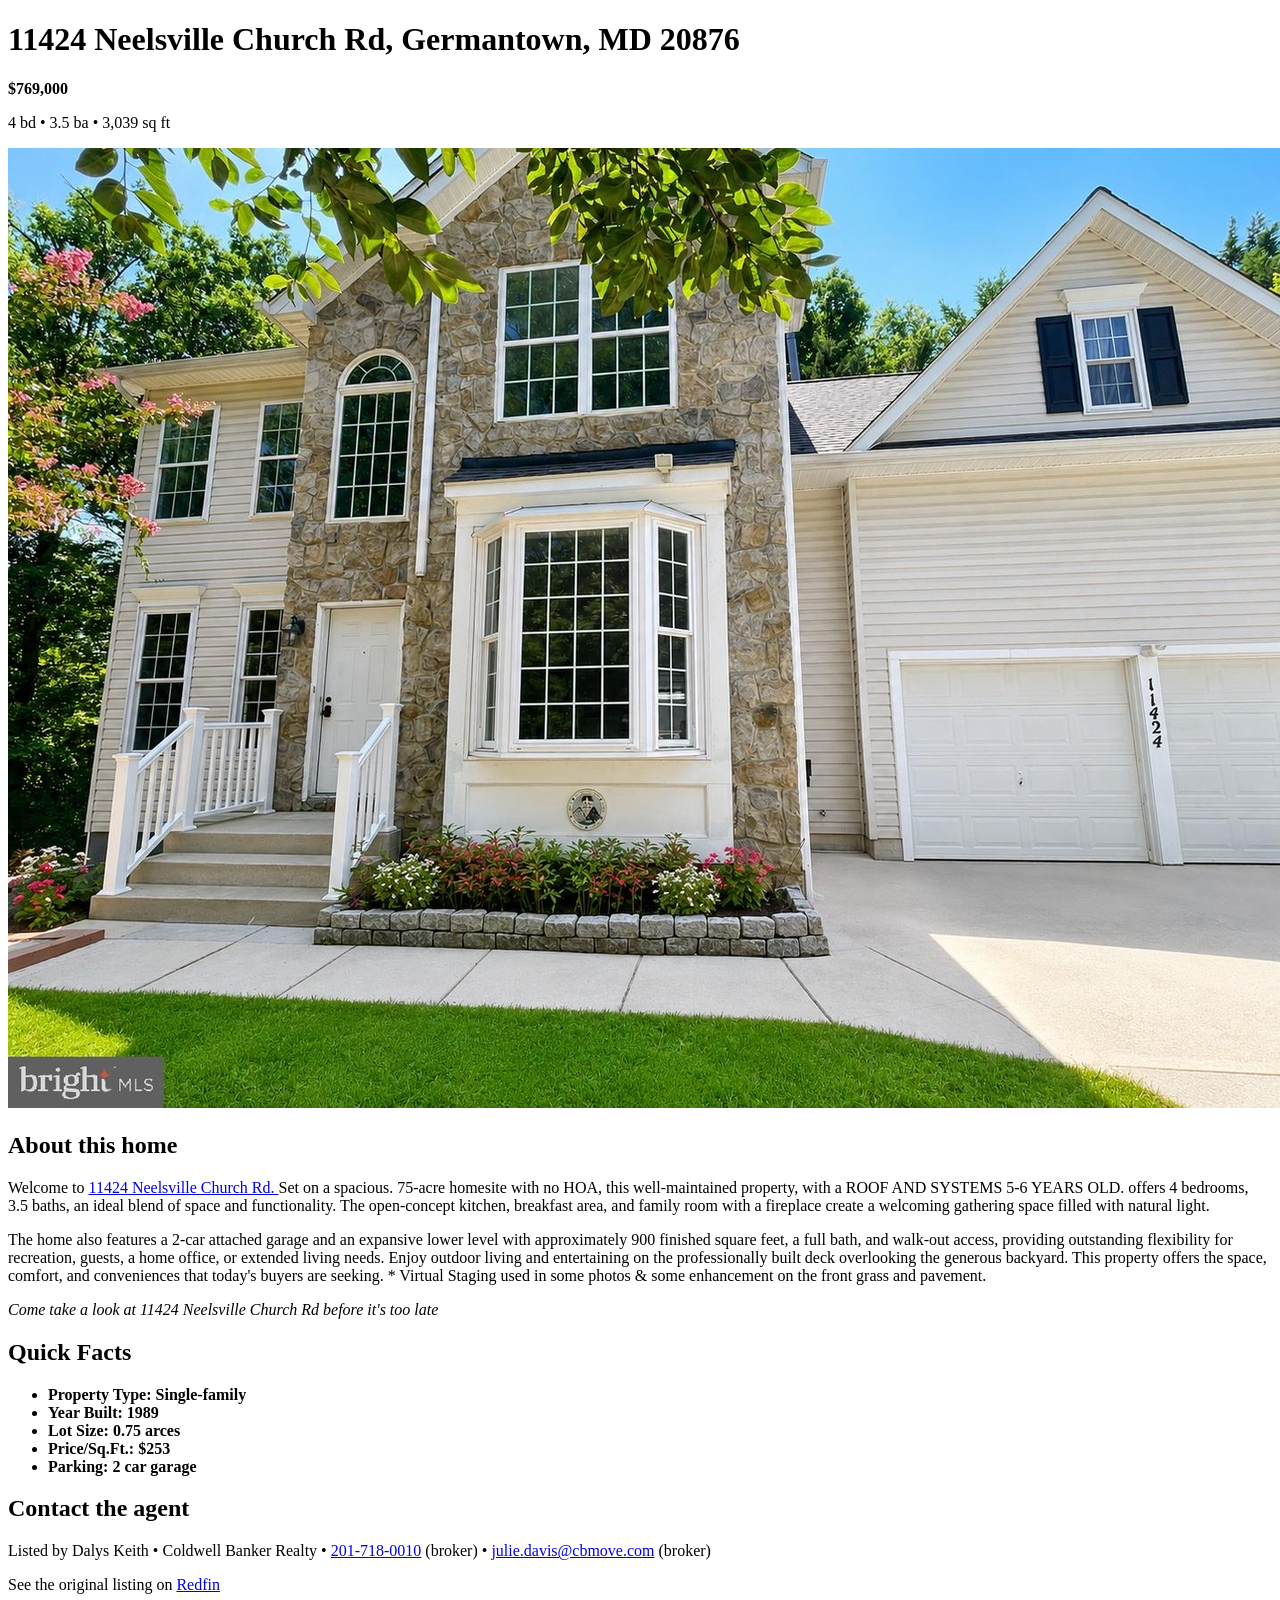
<file: projects/real-estate/index.html>
<!DOCTYPE html>
<html lang="en">
<head>
    <meta charset="UTF-8">
    <meta name="viewport" content="width=device-width, initial-scale=1.0">
    <title>11424 Neelsville Church Rd, Germantown, MD 20876</title>
    <meta name="description"
        content="The open-concept kitchen, breakfast area, and family room with a fireplace create a welcoming gathering space filled with natural light. The home also features a 2-car attached garage and an expansive lower level with approximately 900 finished square feet, a full bath, and walk-out access, providing outstanding flexibility for recreation, guests, a home office, or extended living needs.">
</head>
<body>
    <header>
        <h1>11424 Neelsville Church Rd, Germantown, MD 20876</h1>
        <p><strong>$769,000</strong></p>
        <p>4 bd • 3.5 ba • 3,039 sq ft</p>
        <img src="img/exterior.jpg"
            alt="A spacious cream and fieldstone suburban home featuring a bay window and a two-car garage.">
    </header>
    <main>
        <section>
            <h2>About this home</h2>
            <p>Welcome to <a href="https://maps.app.goo.gl/6TnABpbUhTQqz9hV8">11424 Neelsville Church Rd.
                </a> Set on a spacious. 75-acre homesite with no HOA, this well-maintained property, with a ROOF AND
                SYSTEMS 5-6 YEARS OLD. offers 4 bedrooms, 3.5 baths, an ideal blend of space and functionality. The
                open-concept kitchen, breakfast area, and family room with a fireplace create a welcoming gathering
                space filled with natural light.</p>
             <p>The home also features a 2-car attached garage and an expansive lower level with approximately 900 finished
            square feet, a full bath, and walk-out access, providing outstanding flexibility for recreation, guests, a
            home office, or extended living needs. Enjoy outdoor living and entertaining on the professionally built
            deck overlooking the generous backyard. This property offers the space, comfort, and conveniences that
            today's buyers are seeking. * Virtual Staging used in some photos & some enhancement on the front grass and
            pavement.</p>
        <p><em> Come take a look at 11424 Neelsville Church Rd before it's too late</em></p>
        </section>
        <section>
            <h2>Quick Facts</h2>
            <ul>
                <li><b>Property Type: Single-family</b></li>
                <li><b>Year Built: 1989</b></li>
                <li><b>Lot Size: 0.75 arces</b></li>
                <li><b>Price/Sq.Ft.: $253</b></li>
                <li><b>Parking: 2 car garage</b></li>
            </ul>
        </section>
    </main>
    <footer>
        <h2>Contact the agent</h2>
        <p>Listed by Dalys Keith
            • Coldwell Banker Realty • <a href="tel:301-718-0010">201-718-0010</a>
            (broker) •
            <a href="mailto:julie.davis@cbmove.com">julie.davis@cbmove.com</a> (broker)
        </p>
        <p>See the original listing on <a href="https://www.redfin.com/MD/Germantown/11424-Neelsville-Church-Rd-20876/home/10870628">Redfin</a>
        </p>
    </footer>
</body>
</html>
</file>
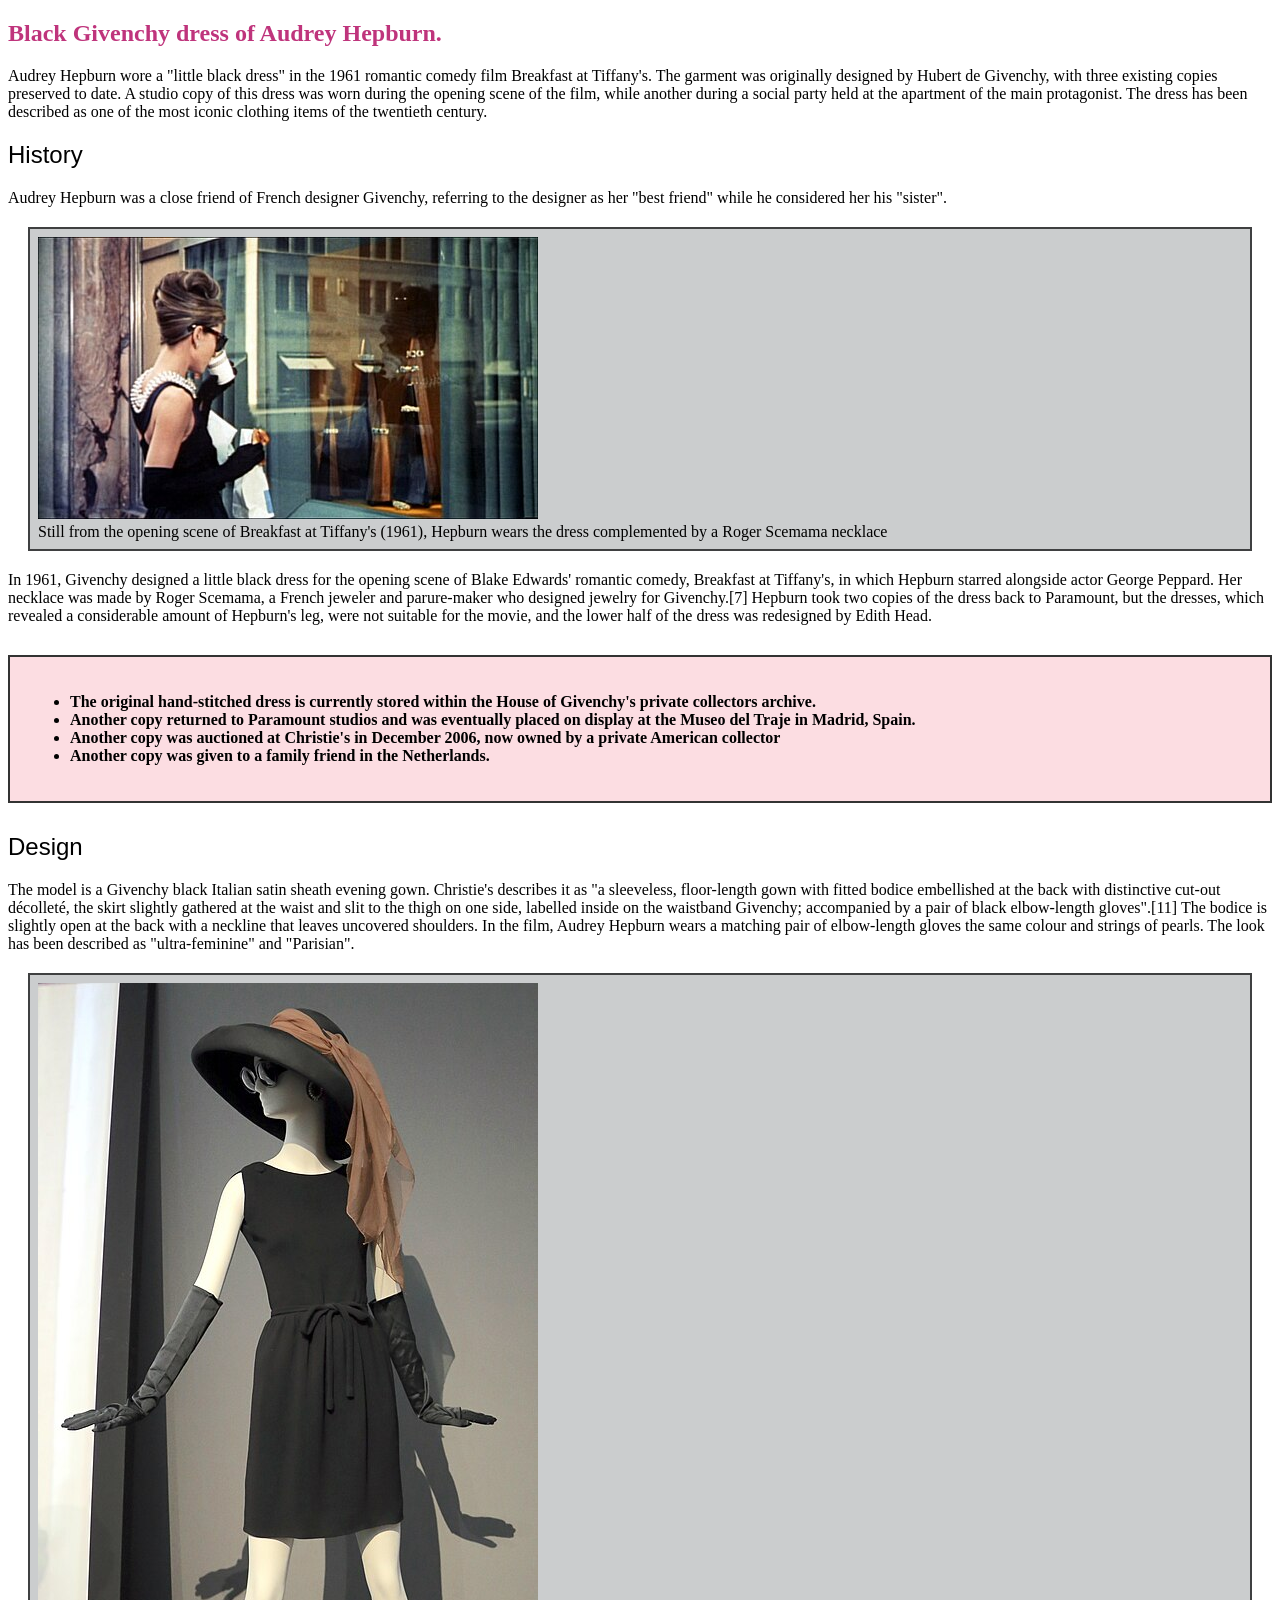
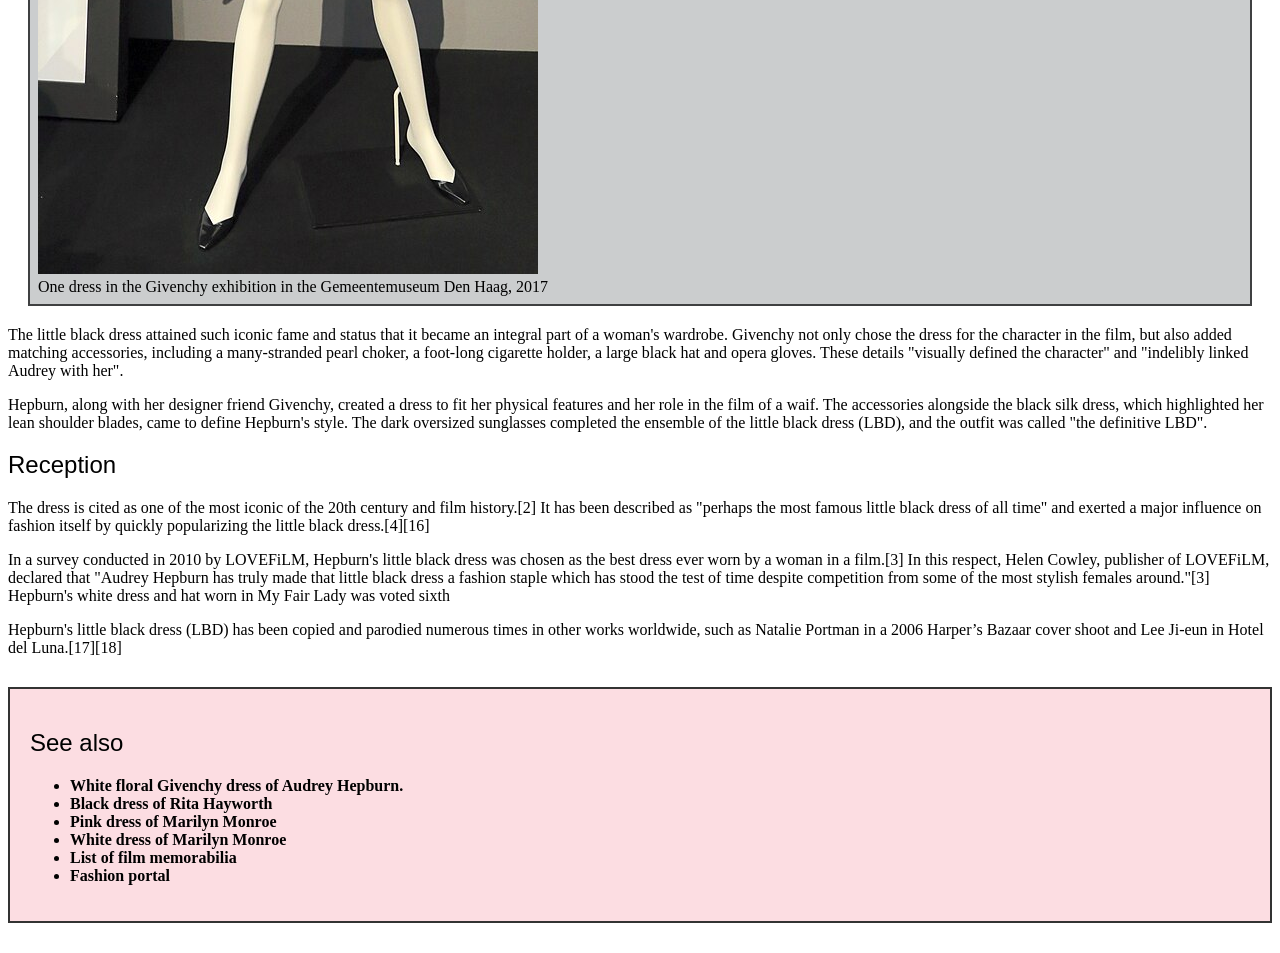
<file: projects/wikipedia/index.html>
<!DOCTYPE html>
<html lang="en">

<head>
    <meta charset="UTF-8">
    <meta name="viewport" content="width=device-width, initial-scale=1.0">
    <title>Black Givenchy dress of Audrey Hepburn</title>
    <meta name="description"
        content="Audrey Hepburn wore a little black dress in the 1961 romantic comedy film Breakfast at Tiffanys.">
    <link rel="stylesheet" href="css/style.css">
</head>

<body>
    <main>
        <section>
            <h1>Black Givenchy dress of Audrey Hepburn.</h1>
            <p>Audrey Hepburn wore a "little black dress" in the 1961 romantic comedy film Breakfast at Tiffany's. The
                garment was originally designed by Hubert de Givenchy, with three existing copies preserved to date. A
                studio copy of this dress was worn during the opening scene of the film, while another during a social
                party held at the apartment of the main protagonist. The dress has been described as one of the most
                iconic clothing items of the twentieth century.</p>
        </section>
        <section>
            <h2>History</h2>
            <p>Audrey Hepburn was a close friend of French designer Givenchy, referring to the designer as her "best friend" while he considered her his "sister".</p>
            <figure class="image-box">
                <img src="img/Dress.jpg"
                    alt="Still from the opening scene of Breakfast at Tiffany's (1961), Hepburn wears the dress complemented by a Roger Scemama necklace">
                <figcaption>Still from the opening scene of Breakfast at Tiffany's (1961), Hepburn wears the dress
                    complemented by a Roger Scemama necklace</figcaption>
            </figure>
            <p>In 1961, Givenchy designed a little black dress for the opening scene of Blake Edwards' romantic comedy,
                Breakfast at Tiffany's, in which Hepburn starred alongside actor George Peppard. Her necklace was made
                by Roger Scemama, a French jeweler and parure-maker who designed jewelry for Givenchy.[7] Hepburn took
                two copies of the dress back to Paramount, but the dresses, which revealed a considerable amount of
                Hepburn's leg, were not suitable for the movie, and the lower half of the dress was redesigned by Edith
                Head.</p>
            <div class="see-also-container">
                <ul>
                    <li>The original hand-stitched dress is currently stored within the House of Givenchy's private
                        collectors archive.</li>
                    <li>Another copy returned to Paramount studios and was eventually placed on display at the Museo del
                        Traje in Madrid, Spain.</li>
                    <li>Another copy was auctioned at Christie's in December 2006, now owned by a private American
                        collector</li>
                    <li>Another copy was given to a family friend in the Netherlands.</li>
                </ul>
            </div>
        </section>
        <h2>Design</h2>
        <p>The model is a Givenchy black Italian satin sheath evening gown. Christie's describes it as "a sleeveless,
            floor-length gown with fitted bodice embellished at the back with distinctive cut-out décolleté, the skirt
            slightly gathered at the waist and slit to the thigh on one side, labelled inside on the waistband Givenchy;
            accompanied by a pair of black elbow-length gloves".[11] The bodice is slightly open at the back with a
            neckline that leaves uncovered shoulders. In the film, Audrey Hepburn wears a matching pair of elbow-length
            gloves the same colour and strings of pearls. The look has been described as "ultra-feminine" and
            "Parisian".</p>
        <figure class="image-box">
            <img src="img/dress 2.jpg" alt="Dress">
            <figcaption>One dress in the Givenchy exhibition in the Gemeentemuseum Den Haag, 2017</figcaption>
        </figure>
        <p>The little black dress attained such iconic fame and status that it became an integral part of a woman's
            wardrobe. Givenchy not only chose the dress for the character in the film, but also added matching
            accessories, including a many-stranded pearl choker, a foot-long cigarette holder, a large black hat and
            opera gloves. These details "visually defined the character" and "indelibly linked Audrey with her".</p>
        <p>Hepburn, along with her designer friend Givenchy, created a dress to fit her physical features and her role
            in the film of a waif. The accessories alongside the black silk dress, which highlighted her lean shoulder
            blades, came to define Hepburn's style. The dark oversized sunglasses completed the ensemble of the little
            black dress (LBD), and the outfit was called "the definitive LBD".</p>
        </section>
        <section>
            <h2>Reception</h2>
            <p>The dress is cited as one of the most iconic of the 20th century and film history.[2] It has been
                described as "perhaps the most famous little black dress of all time" and exerted a major influence on
                fashion itself by quickly popularizing the little black dress.[4][16]</p>
            <p>In a survey conducted in 2010 by LOVEFiLM, Hepburn's little black dress was chosen as the best dress ever
                worn by a woman in a film.[3] In this respect, Helen Cowley, publisher of LOVEFiLM, declared that
                "Audrey Hepburn has truly made that little black dress a fashion staple which has stood the test of time
                despite competition from some of the most stylish females around."[3] Hepburn's white dress and hat worn in My Fair Lady was voted sixth </p>
            <p>Hepburn's little black dress (LBD) has been copied and parodied numerous times in other works worldwide, such as Natalie Portman in a 2006 Harper’s Bazaar cover shoot and Lee Ji-eun in Hotel del Luna.[17][18]
            </p>
            <div class="see-also-container">
                <h2>See also</h2>
                <ul>
                    <li>White floral Givenchy dress of Audrey Hepburn.</li>
                    <li>Black dress of Rita Hayworth</li>
                    <li>Pink dress of Marilyn Monroe</li>
                    <li>White dress of Marilyn Monroe</li>
                    <li>List of film memorabilia</li>
                    <li>Fashion portal</li>
                </ul>
            </div>
        </section>
    </main>
</body>

</html>
</file>
<file: site/css/style.css>
body{
    background-color: #faf4f0;
    font-size: 18px;

}
h1{
    font-size: 47px;
    color: #6c2651;
    font-family: Georgia, 'Times New Roman', serif;


}
h3{
    color:#5A4050
        font-size; 24px;
}


.timeline-line {
    border-right: 2px solid #5A4050;
}

.bi-linkedin,
.bi-telephone,
.bi-envelope {
    font-size: 36px;
    color: #3c2b36;
}
p a {
    color: #5A4050;
    text-decoration: none;
}
nav a {
    color: #5A4050;
    margin-left: 15px;
}
</file>
<file: projects/business-page/css/style.css>
body {
    background-color: #4A0404;
    font-family: 'Google Sans Flex';
    font-weight: 300;

}

p {
    color: blanchedalmond
}

h1 {
    color: blanchedalmond;
    font-family: Mukta Malar;
    font-size: 45px;
}

h2 {
    color: blanchedalmond;
}

h3 {
    color: blanchedalmond;
    font-family: Martel;
}

h4 {
    color: blanchedalmond;
}

em {
    color: blanchedalmond
}

ul {
    color: blanchedalmond;
}
</file>
<file: projects/midterm-terps/css/style.css>
.container {
    width: 55%;
}

body {
    color: #222222;
    font-family: 'Work Sans', sans-serif;
    font-weight: 400;
}

.box {
    background-color: #f5f5f5;
}

.timeline {
    background-color: #C5271D;
    color: white;
}

.overline {
    color: #C5271D;
}

h1 {
    font-family: 'Oswald', sans-serif;
    font-size: 60px;
}

h2 {
    font-size: 15px;
    font-weight: 450;
}

a {
    color: #C5271D;
}

@media (max-width: 756px) {
    .container {
        width: 95%;

    }
}
</file>
<file: projects/wikipedia/css/style.css>
h1 {
    color: rgb(191, 52, 124);
}

h2 {
    font-family: Impact, Haettenschweiler, 'Arial Narrow Bold', sans-serif;
    font-weight: 500;
}

.image-box {
    padding: 8px;
    border: 2px solid #3f4041;
    margin: 20px;
    background-color: #cbcdce;
}

body {
    color: #000000;
    font-family: 'Georgia', 'Times New Roman', serif;
}

.see-also-container {
    padding: 20px;
    border: 2px solid #333333;
    margin: 30px 0;
    background-color: rgb(252, 221, 226);
}

li {
    font-weight: 800;
}
</file>
